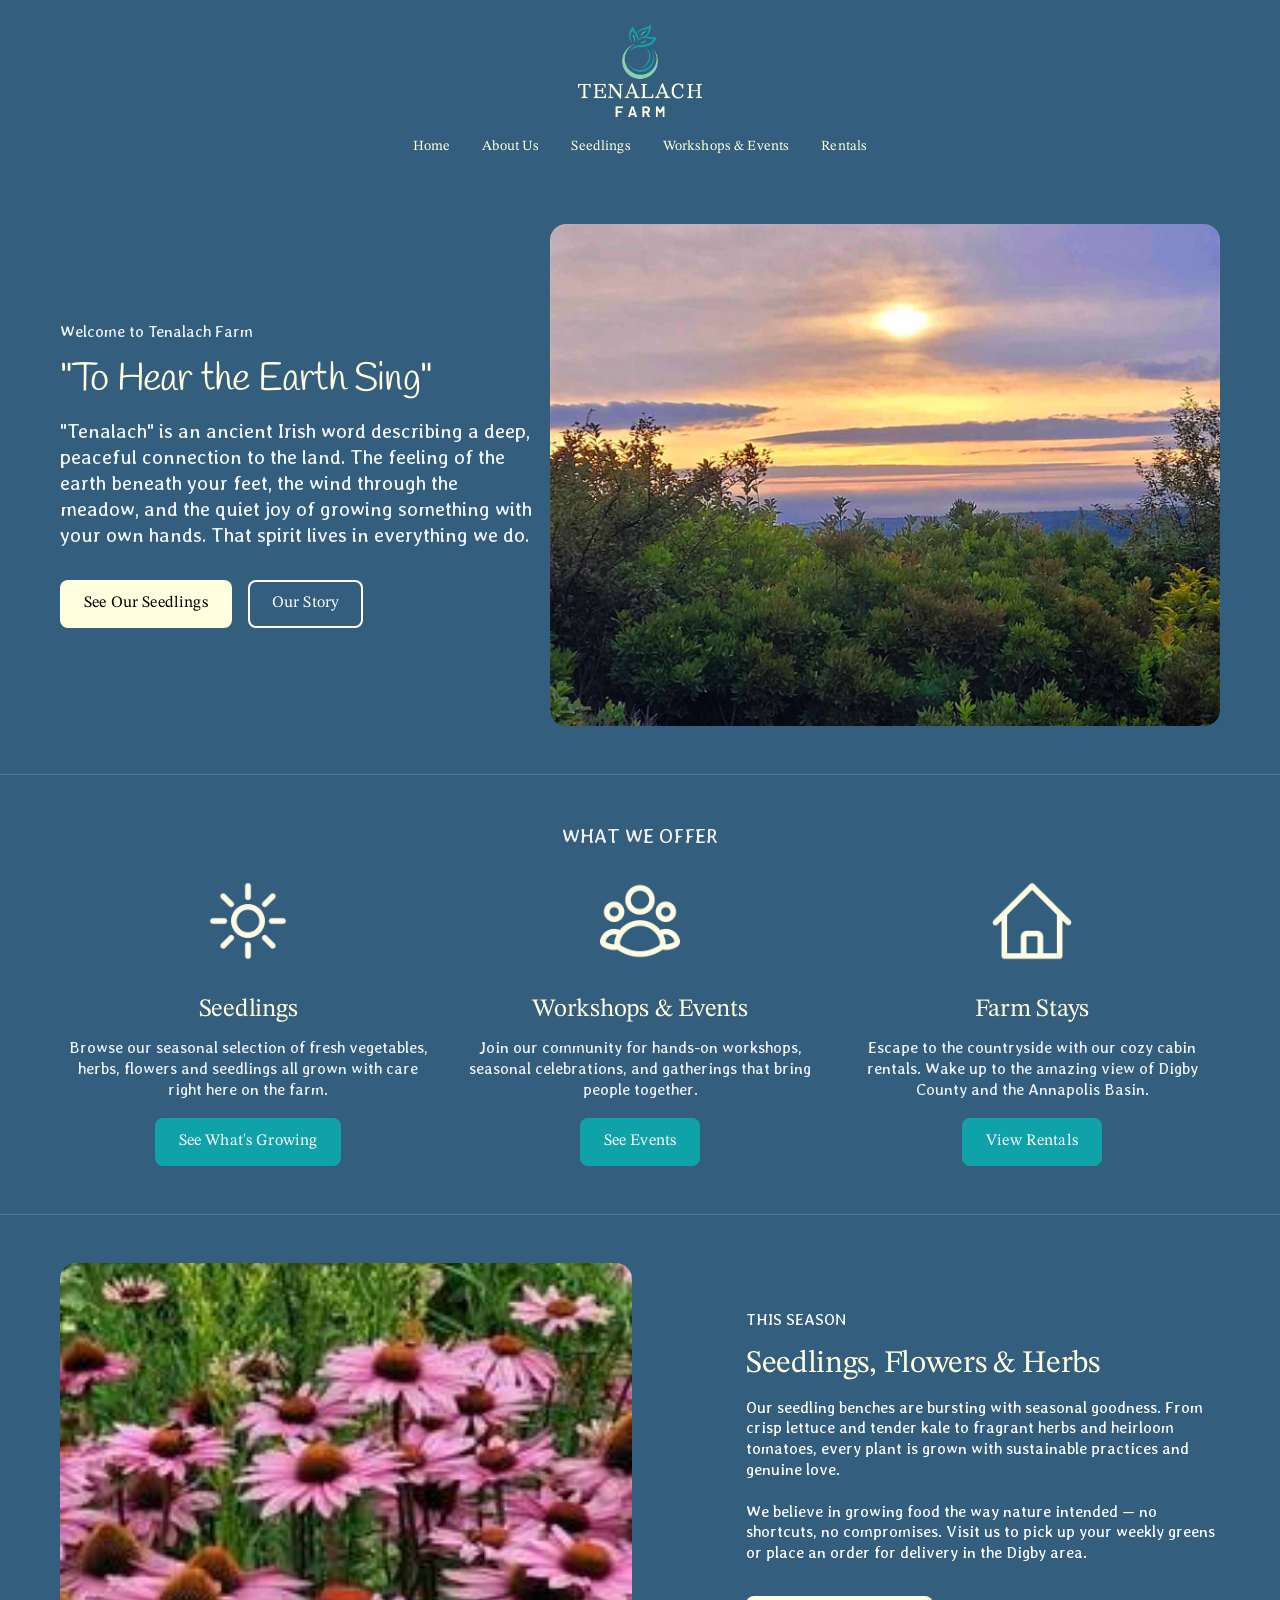
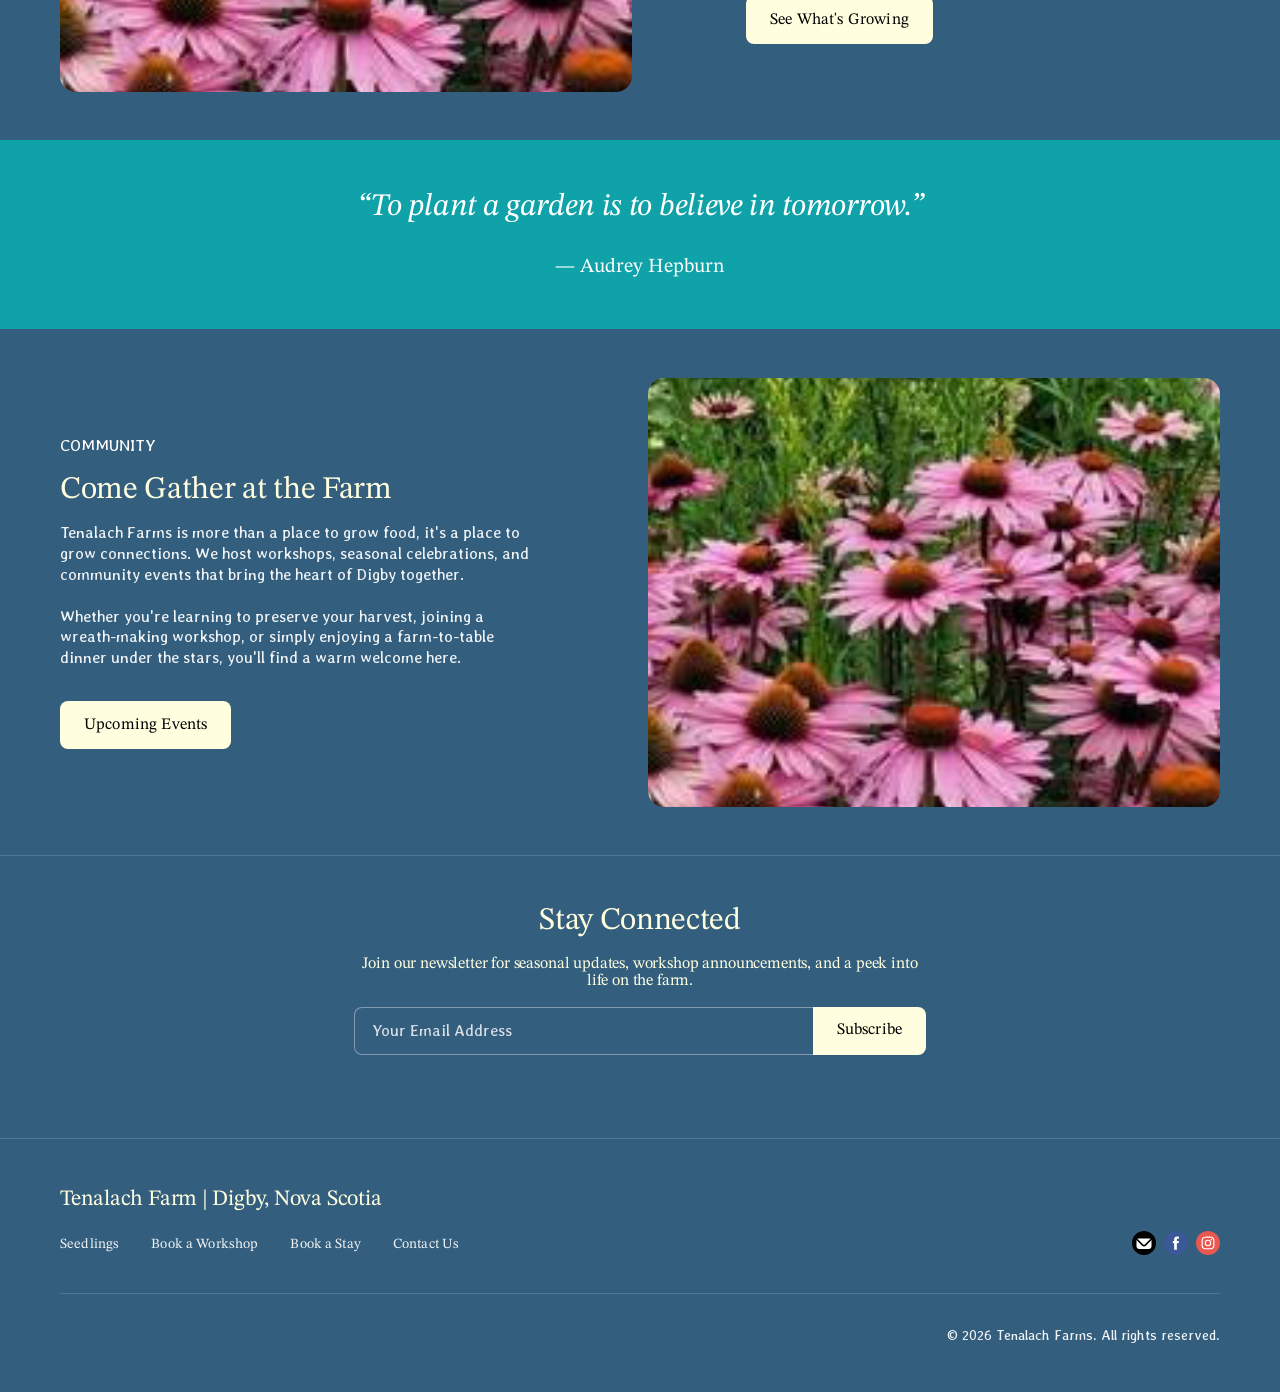
<file: index.html>
<!doctype html>
<html lang="en">
<head>
  <meta charset="utf-8">
  <meta name="viewport" content="width=device-width, initial-scale=1">
  <title>Home | Tenalach Farm | Digby, Nova Scotia</title>
  <meta name="description" content="Tenalach Farm in Digby, Nova Scotia: seedlings, cut flowers and herbs, community workshops and events, and cozy farm-stay cabins.">
  <meta property="og:title" content="Home | Tenalach Farm | Digby, Nova Scotia">
  <meta property="og:description" content="Tenalach Farm in Digby, Nova Scotia: seedlings, cut flowers and herbs, community workshops and events, and cozy farm-stay cabins.">
  <meta property="og:image" content="assets/images/home-hero.jpg">
  <link rel="icon" type="image/png" href="assets/images/favicon.png">
  <link rel="apple-touch-icon" href="assets/images/apple-touch-icon.png">
  <link rel="preconnect" href="https://fonts.googleapis.com">
  <link rel="preconnect" href="https://fonts.gstatic.com" crossorigin>
  <link href="https://fonts.googleapis.com/css2?family=Averia+Libre:ital,wght@0,400;0,700;1,400&family=Handlee&family=STIX+Two+Text:ital,wght@0,400;0,700;1,400&display=swap" rel="stylesheet">
  <link rel="stylesheet" href="assets/css/style.css">
</head>
<body>

  <header class="site-header">
    <div class="container header-inner">
      <button class="icon-btn menu-toggle" data-menu-open aria-label="Open menu"><svg viewBox="0 0 24 24" aria-hidden="true"><path fill="currentColor" fill-rule="evenodd" d="M3 6h18v2H3V6Zm18 5H3v2h18v-2Zm0 5H3v2h18v-2Z" clip-rule="evenodd"/></svg></button>
      <a class="logo" href="index.html"><img src="assets/images/logo.png" alt="Tenalach Farm | Digby, Nova Scotia logo" width="124" height="94"></a>
    </div>
    <nav class="main-nav" aria-label="Main">
      <ul>
        <li><a href="index.html" aria-current="page">Home</a></li>
        <li><a href="about-us.html">About Us</a></li>
        <li><a href="seedlings.html">Seedlings</a></li>
        <li><a href="workshops-and-events.html">Workshops &amp; Events</a></li>
        <li><a href="rentals.html">Rentals</a></li>
      </ul>
    </nav>
  </header>

  <div class="mobile-nav" aria-label="Menu">
    <div class="mobile-nav__top">
      <button class="icon-btn" data-menu-close aria-label="Close menu"><svg viewBox="0 0 24 24" aria-hidden="true"><path fill="currentColor" d="m6.71 18.71 5.29-5.3 5.29 5.3 1.42-1.42-5.3-5.29 5.3-5.29-1.42-1.42-5.29 5.3-5.29-5.3-1.42 1.42 5.3 5.29-5.3 5.29 1.42 1.42Z"/></svg></button>
      <a class="mobile-nav__logo" href="index.html"><img src="assets/images/logo.png" alt="Tenalach Farm" width="92" height="69"></a>
    </div>
    <ul>
      <li><a href="index.html" aria-current="page">Home</a></li>
        <li><a href="about-us.html">About Us</a></li>
        <li><a href="seedlings.html">Seedlings</a></li>
        <li><a href="workshops-and-events.html">Workshops &amp; Events</a></li>
        <li><a href="rentals.html">Rentals</a></li>
    </ul>
  </div>

  <main>

    <section class="hero">
      <div class="container grid">
        <div>
          <p class="overline">Welcome to Tenalach Farm</p>
          <h1 class="title-script">"To Hear the Earth Sing"</h1>
          <p class="lead">"Tenalach" is an ancient Irish word describing a deep, peaceful connection to the land. The feeling of the earth beneath your feet, the wind through the meadow, and the quiet joy of growing something with your own hands. That spirit lives in everything we do.</p>
          <div class="btn-row">
            <a class="btn btn--cream" href="seedlings.html">See Our Seedlings</a>
            <a class="btn btn--outline" href="about-us.html#our-story">Our Story</a>
          </div>
        </div>
        <div class="hero__media">
          <img decoding="async" src="assets/images/home-hero.jpg" alt="Sunset over the trees at Tenalach Farm" width="670" height="502">
        </div>
      </div>
    </section>

    <section class="section">
      <div class="container">
        <h2 class="lead center" style="margin-bottom:32px">WHAT WE OFFER</h2>
        <div class="icon-grid">
          <div class="icon-card">
            <img decoding="async" loading="lazy" src="assets/images/icon-sun.png" alt="" width="80" height="80">
            <h3 class="title-lg">Seedlings</h3>
            <p>Browse our seasonal selection of fresh vegetables, herbs, flowers and seedlings all grown with care right here on the farm.</p>
            <a class="btn btn--teal" href="seedlings.html">See What's Growing</a>
          </div>
          <div class="icon-card">
            <img decoding="async" loading="lazy" src="assets/images/icon-people.png" alt="" width="80" height="80">
            <h3 class="title-lg">Workshops &amp; Events</h3>
            <p>Join our community for hands-on workshops, seasonal celebrations, and gatherings that bring people together.</p>
            <a class="btn btn--teal" href="workshops-and-events.html">See Events</a>
          </div>
          <div class="icon-card">
            <img decoding="async" loading="lazy" src="assets/images/icon-rental.png" alt="" width="80" height="80">
            <h3 class="title-lg">Farm Stays</h3>
            <p>Escape to the countryside with our cozy cabin rentals. Wake up to the amazing view of Digby County and the Annapolis Basin.</p>
            <a class="btn btn--teal" href="rentals.html">View Rentals</a>
          </div>
        </div>
      </div>
    </section>

    <section class="section">
      <div class="container split split--image-left">
        <div class="split__media">
          <img decoding="async" loading="lazy" src="assets/images/home-greenhouse.jpg" alt="Pink coneflowers in bloom" width="572" height="429">
        </div>
        <div class="split__text copy--white">
          <p class="overline" style="color:#fff">THIS SEASON</p>
          <h2 class="title-xl">Seedlings, Flowers &amp; Herbs</h2>
          <div class="copy copy--white">
            <p>Our seedling benches are bursting with seasonal goodness. From crisp lettuce and tender kale to fragrant herbs and heirloom tomatoes, every plant is grown with sustainable practices and genuine love.</p>
            <p>We believe in growing food the way nature intended — no shortcuts, no compromises. Visit us to pick up your weekly greens or place an order for delivery in the Digby area.</p>
          </div>
          <div class="btn-row"><a class="btn btn--cream" href="seedlings.html">See What's Growing</a></div>
        </div>
      </div>
    </section>

    <section class="section section--teal quote">
      <div class="container narrow">
        <blockquote>
          <p><em>“To plant a garden is to believe in tomorrow.”</em></p>
          <cite>— Audrey Hepburn</cite>
        </blockquote>
      </div>
    </section>

    <section class="section">
      <div class="container split split--image-right">
        <div class="split__text">
          <p class="overline" style="color:#fff">COMMUNITY</p>
          <h2 class="title-xl">Come Gather at the Farm</h2>
          <div class="copy">
            <p>Tenalach Farms is more than a place to grow food, it's a place to grow connections. We host workshops, seasonal celebrations, and community events that bring the heart of Digby together.</p>
            <p>Whether you're learning to preserve your harvest, joining a wreath-making workshop, or simply enjoying a farm-to-table dinner under the stars, you'll find a warm welcome here.</p>
          </div>
          <div class="btn-row"><a class="btn btn--cream" href="workshops-and-events.html#events">Upcoming Events</a></div>
        </div>
        <div class="split__media">
          <img decoding="async" loading="lazy" src="assets/images/home-gather.jpg" alt="Pink coneflowers in bloom" width="572" height="429">
        </div>
      </div>
    </section>

    <section class="section">
      <div class="container newsletter">
        <h3 class="title-xl">Stay Connected</h3>
        <p>Join our newsletter for seasonal updates, workshop announcements, and a peek into life on the farm.</p>
        <form data-form data-subject="Newsletter sign-up" data-success="Thanks for subscribing!">
          <label class="sr-only" for="nl-email">Email address</label>
          <input class="field" id="nl-email" name="email" type="email" placeholder="Your Email Address" required>
          <button class="btn btn--cream" type="submit">Subscribe</button>
        </form>
        <p class="form-status" role="status"></p>
      </div>
    </section>
  </main>

  <footer class="site-footer">
    <div class="container">
      <div class="footer-top">
        <div>
          <a class="footer-title" href="index.html">Tenalach Farm | Digby, Nova Scotia</a>
          <ul class="footer-links">
            <li><a href="seedlings.html">Seedlings</a></li>
            <li><a href="workshops-and-events.html">Book a Workshop</a></li>
            <li><a href="rentals.html">Book a Stay</a></li>
            <li><a href="about-us.html#contact">Contact Us</a></li>
          </ul>
        </div>
        <div class="socials">
          <a href="mailto:tenalachfarm1@gmail.com" aria-label="Email"><svg viewBox="0 0 16 16" aria-hidden="true"><rect x="1" y="1" width="14" height="14" rx="8" fill="#fff"/><path fill="#000" fill-rule="evenodd" d="M0 8a8 8 0 1 1 16 0A8 8 0 0 1 0 8zm3.5-3h9L8.707 8.793a1 1 0 0 1-1.414 0L3.5 5zM3 6l3.586 3.586a2 2 0 0 0 2.828 0L13 6v4a2 2 0 0 1-2 2H5a2 2 0 0 1-2-2V6z"/></svg></a>
          <a href="https://www.facebook.com/TenalachFarm1" target="_blank" rel="noopener" aria-label="Facebook"><svg viewBox="0 0 16 16" aria-hidden="true"><rect x="1" y="1" width="14" height="14" rx="8" fill="#fff"/><path fill="#3b5998" fill-rule="evenodd" d="M0 8a8 8 0 1 1 16 0A8 8 0 0 1 0 8zm8.567 4.437V8.085H9.77l.159-1.5h-1.36l.001-.75c0-.392.037-.602.6-.602h.75v-1.5H8.718c-1.444 0-1.952.728-1.952 1.952v.9h-.9v1.5h.9v4.352h1.801z"/></svg></a>
          <a href="https://www.instagram.com/tenalach_farm" target="_blank" rel="noopener" aria-label="Instagram"><svg viewBox="0 0 16 16" aria-hidden="true"><rect x="1" y="1" width="14" height="14" rx="8" fill="#fff"/><g fill="#e95950" fill-rule="evenodd"><path d="M0 8a8 8 0 1 1 16 0A8 8 0 0 1 0 8zm8-4.267c-1.158 0-1.304.005-1.759.026a3.12 3.12 0 0 0-1.035.198 2.09 2.09 0 0 0-.756.492 2.095 2.095 0 0 0-.493.756c-.106.271-.178.582-.198 1.036-.02.455-.026.6-.026 1.759 0 1.159.005 1.304.026 1.759.021.454.093.764.198 1.035.11.281.255.52.492.756.237.238.476.384.756.493.271.105.582.177 1.036.198.455.02.6.026 1.759.026 1.159 0 1.304-.005 1.759-.026.454-.02.764-.093 1.036-.198.28-.11.518-.255.755-.493.238-.237.383-.475.493-.755.105-.272.177-.582.198-1.036.02-.455.026-.6.026-1.759 0-1.159-.006-1.304-.026-1.76-.021-.453-.093-.764-.198-1.035a2.094 2.094 0 0 0-.493-.756 2.085 2.085 0 0 0-.755-.492c-.272-.105-.583-.177-1.037-.198-.455-.02-.6-.026-1.759-.026H8z"/><path d="M7.618 4.502H8c1.14 0 1.275.004 1.725.025.416.019.641.088.792.147.199.077.34.17.49.319.15.15.242.291.32.49.058.15.127.376.146.792.02.45.025.585.025 1.724s-.004 1.274-.025 1.724c-.019.416-.088.641-.147.792-.077.199-.17.34-.319.49a1.32 1.32 0 0 1-.49.319c-.15.059-.376.128-.792.147-.45.02-.585.025-1.725.025-1.139 0-1.274-.005-1.724-.025-.416-.02-.641-.089-.792-.147-.2-.078-.341-.17-.49-.32a1.322 1.322 0 0 1-.32-.49c-.058-.15-.128-.376-.147-.792-.02-.45-.024-.585-.024-1.724 0-1.14.004-1.274.024-1.724.02-.416.089-.641.147-.792.077-.199.17-.341.32-.49.149-.15.29-.242.49-.32.15-.058.376-.128.792-.147.394-.018.546-.023 1.342-.024v.001zm2.66.709a.512.512 0 1 0 0 1.024.512.512 0 0 0 0-1.024zM8 5.809a2.191 2.191 0 1 0 0 4.382A2.191 2.191 0 0 0 8 5.81z"/><path d="M8 6.578a1.422 1.422 0 1 1 0 2.844 1.422 1.422 0 0 1 0-2.844z"/></g></svg></a>
        </div>
      </div>
      <div class="footer-bottom">© <span data-year>2026</span> Tenalach Farms. All rights reserved.</div>
    </div>
  </footer>

  <script src="assets/js/main.js"></script>

</body>
</html>
</file>
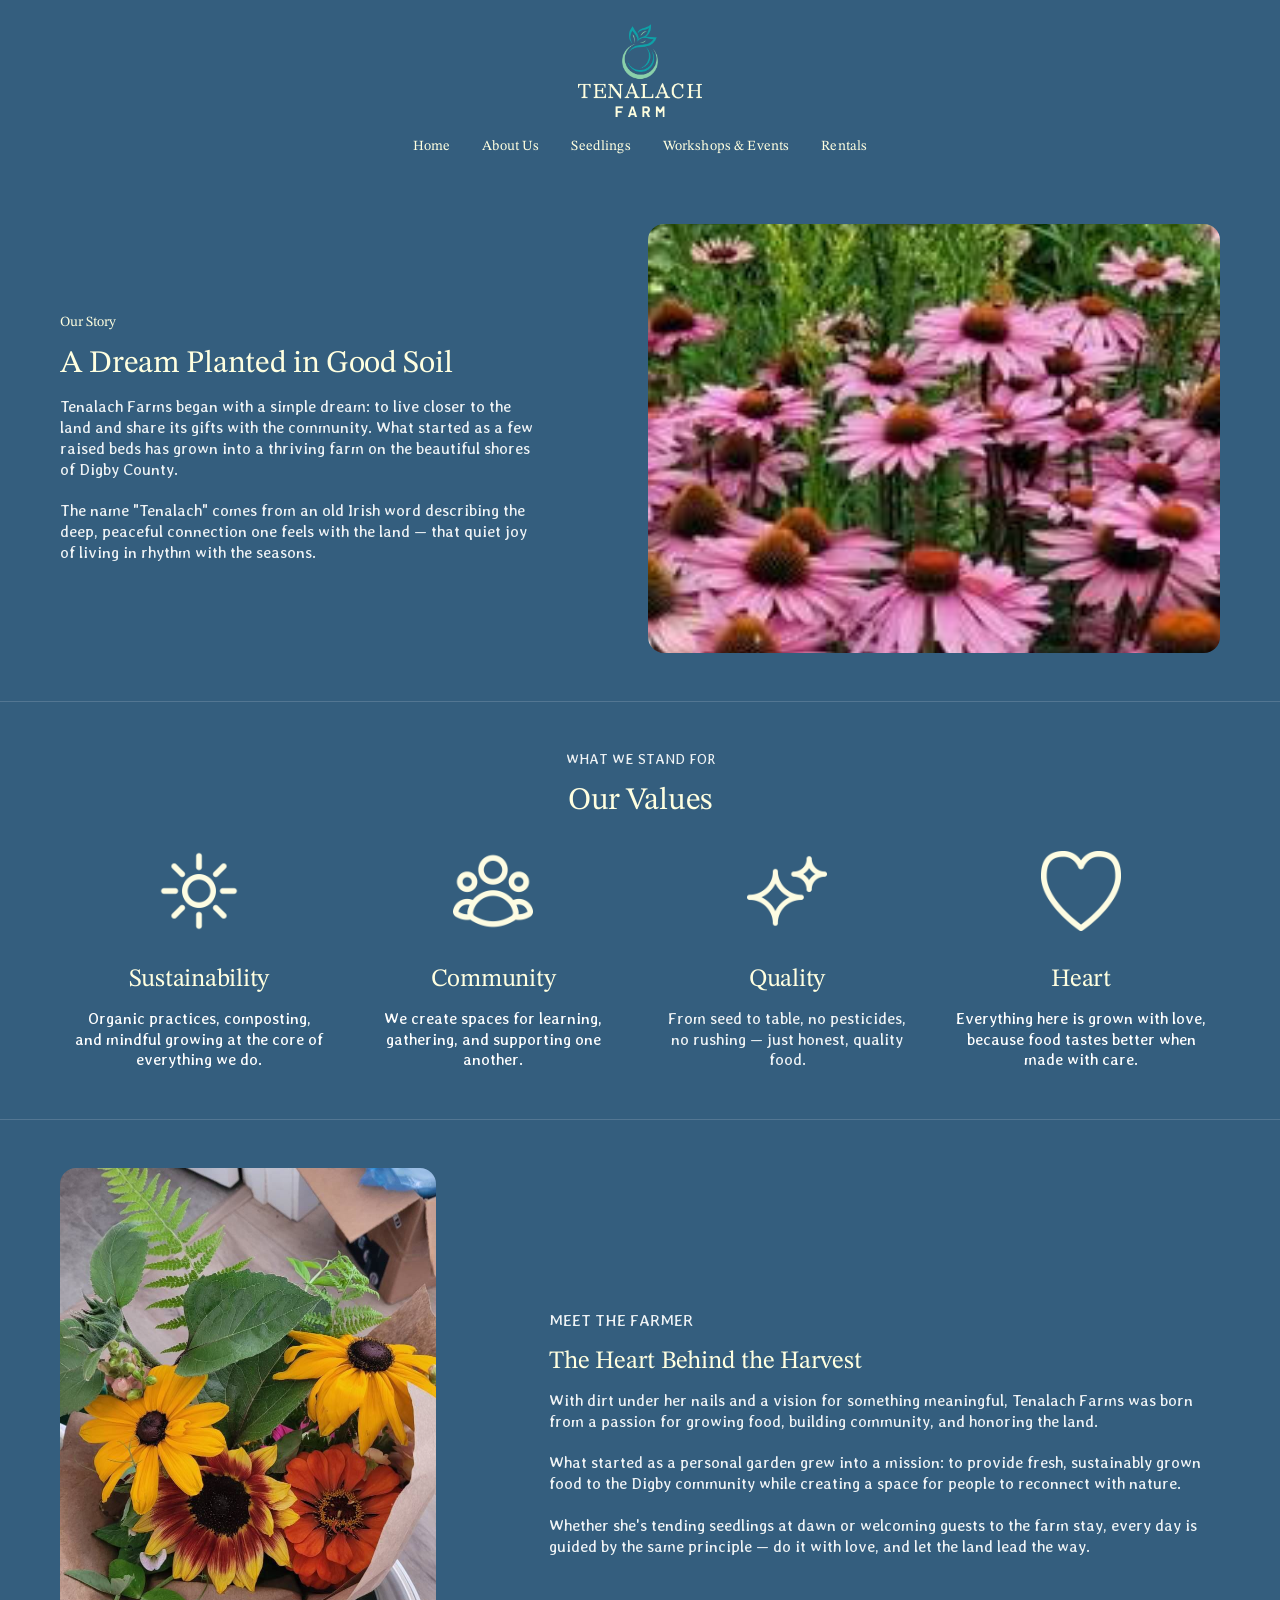
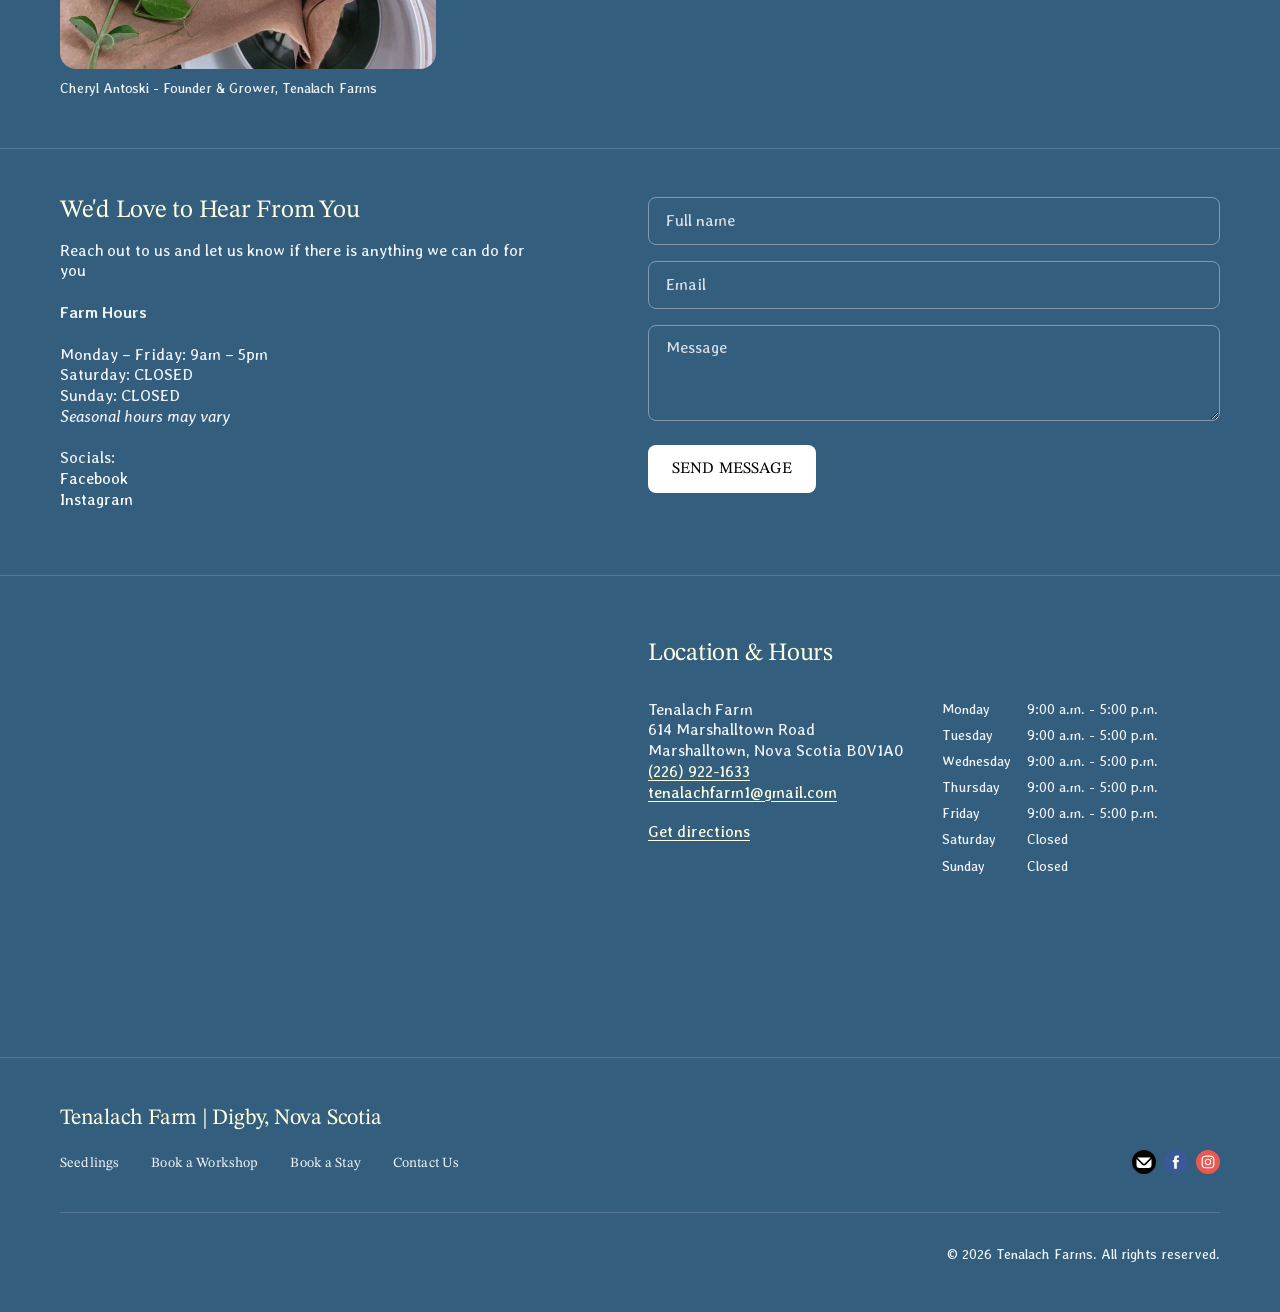
<file: about-us.html>
<!doctype html>
<html lang="en">
<head>
  <meta charset="utf-8">
  <meta name="viewport" content="width=device-width, initial-scale=1">
  <title>About Us | Tenalach Farm | Digby, Nova Scotia</title>
  <meta name="description" content="Our story, our values and the farmer behind Tenalach Farm in Marshalltown, Digby County, Nova Scotia.">
  <meta property="og:title" content="About Us | Tenalach Farm | Digby, Nova Scotia">
  <meta property="og:description" content="Our story, our values and the farmer behind Tenalach Farm in Marshalltown, Digby County, Nova Scotia.">
  <meta property="og:image" content="assets/images/home-hero.jpg">
  <link rel="icon" type="image/png" href="assets/images/favicon.png">
  <link rel="apple-touch-icon" href="assets/images/apple-touch-icon.png">
  <link rel="preconnect" href="https://fonts.googleapis.com">
  <link rel="preconnect" href="https://fonts.gstatic.com" crossorigin>
  <link href="https://fonts.googleapis.com/css2?family=Averia+Libre:ital,wght@0,400;0,700;1,400&family=Handlee&family=STIX+Two+Text:ital,wght@0,400;0,700;1,400&display=swap" rel="stylesheet">
  <link rel="stylesheet" href="assets/css/style.css">
</head>
<body>

  <header class="site-header">
    <div class="container header-inner">
      <button class="icon-btn menu-toggle" data-menu-open aria-label="Open menu"><svg viewBox="0 0 24 24" aria-hidden="true"><path fill="currentColor" fill-rule="evenodd" d="M3 6h18v2H3V6Zm18 5H3v2h18v-2Zm0 5H3v2h18v-2Z" clip-rule="evenodd"/></svg></button>
      <a class="logo" href="index.html"><img src="assets/images/logo.png" alt="Tenalach Farm | Digby, Nova Scotia logo" width="124" height="94"></a>
    </div>
    <nav class="main-nav" aria-label="Main">
      <ul>
        <li><a href="index.html">Home</a></li>
        <li><a href="about-us.html" aria-current="page">About Us</a></li>
        <li><a href="seedlings.html">Seedlings</a></li>
        <li><a href="workshops-and-events.html">Workshops &amp; Events</a></li>
        <li><a href="rentals.html">Rentals</a></li>
      </ul>
    </nav>
  </header>

  <div class="mobile-nav" aria-label="Menu">
    <div class="mobile-nav__top">
      <button class="icon-btn" data-menu-close aria-label="Close menu"><svg viewBox="0 0 24 24" aria-hidden="true"><path fill="currentColor" d="m6.71 18.71 5.29-5.3 5.29 5.3 1.42-1.42-5.3-5.29 5.3-5.29-1.42-1.42-5.29 5.3-5.29-5.3-1.42 1.42 5.3 5.29-5.3 5.29 1.42 1.42Z"/></svg></button>
      <a class="mobile-nav__logo" href="index.html"><img src="assets/images/logo.png" alt="Tenalach Farm" width="92" height="69"></a>
    </div>
    <ul>
      <li><a href="index.html">Home</a></li>
        <li><a href="about-us.html" aria-current="page">About Us</a></li>
        <li><a href="seedlings.html">Seedlings</a></li>
        <li><a href="workshops-and-events.html">Workshops &amp; Events</a></li>
        <li><a href="rentals.html">Rentals</a></li>
    </ul>
  </div>

  <main>

    <section class="section" id="our-story" style="border-top:0">
      <div class="container split split--image-right">
        <div class="split__text">
          <p class="overline overline--sm" style="font-family:var(--font-heading);color:var(--cream)">Our Story</p>
          <h1 class="title-xl">A Dream Planted in Good Soil</h1>
          <div class="copy">
            <p>Tenalach Farms began with a simple dream: to live closer to the land and share its gifts with the community. What started as a few raised beds has grown into a thriving farm on the beautiful shores of Digby County.</p>
            <p>The name "Tenalach" comes from an old Irish word describing the deep, peaceful connection one feels with the land — that quiet joy of living in rhythm with the seasons.</p>
          </div>
        </div>
        <div class="split__media">
          <img decoding="async" src="assets/images/about-story.jpg" alt="Pink coneflowers in bloom" width="572" height="429">
        </div>
      </div>
    </section>

    <section class="section">
      <div class="container">
        <div class="section-head" style="margin-bottom:33px">
          <h2 class="small">WHAT WE STAND FOR</h2>
          <p class="title-xl">Our Values</p>
        </div>
        <div class="icon-grid icon-grid--4">
          <div class="icon-card">
            <img decoding="async" loading="lazy" src="assets/images/icon-sun.png" alt="" width="80" height="80">
            <h3 class="title-lg">Sustainability</h3>
            <p class="copy--white">Organic practices, composting, and mindful growing at the core of everything we do.</p>
          </div>
          <div class="icon-card">
            <img decoding="async" loading="lazy" src="assets/images/icon-people.png" alt="" width="80" height="80">
            <h3 class="title-lg">Community</h3>
            <p class="copy--white">We create spaces for learning, gathering, and supporting one another.</p>
          </div>
          <div class="icon-card">
            <img decoding="async" loading="lazy" src="assets/images/icon-quality.png" alt="" width="80" height="80">
            <h3 class="title-lg">Quality</h3>
            <p>From seed to table, no pesticides, no rushing — just honest, quality food.</p>
          </div>
          <div class="icon-card">
            <img decoding="async" loading="lazy" src="assets/images/icon-heart.png" alt="" width="80" height="80">
            <h3 class="title-lg">Heart</h3>
            <p class="copy--white">Everything here is grown with love, because food tastes better when made with care.</p>
          </div>
        </div>
      </div>
    </section>

    <section class="section" id="meet-the-farmer">
      <div class="container feature">
        <div class="feature__media feature__media--tall">
          <img decoding="async" loading="lazy" src="assets/images/about-farmer.jpg" alt="Cheryl Antoski, founder and grower of Tenalach Farms" width="376" height="500">
          <p class="feature__caption">Cheryl Antoski - Founder &amp; Grower, Tenalach Farms</p>
        </div>
        <div>
          <p class="overline">MEET THE FARMER</p>
          <h2 class="title-lg">The Heart Behind the Harvest</h2>
          <div class="copy">
            <p>With dirt under her nails and a vision for something meaningful, Tenalach Farms was born from a passion for growing food, building community, and honoring the land.</p>
            <p>What started as a personal garden grew into a mission: to provide fresh, sustainably grown food to the Digby community while creating a space for people to reconnect with nature.</p>
            <p>Whether she's tending seedlings at dawn or welcoming guests to the farm stay, every day is guided by the same principle — do it with love, and let the land lead the way.</p>
          </div>
        </div>
      </div>
    </section>

    <section class="section" id="contact">
      <div class="container split" style="align-items:start">
        <div class="split__text">
          <h2 class="title-lg" style="margin-bottom:16px">We'd Love to Hear From You</h2>
          <div class="copy inline-links">
            <p>Reach out to us and let us know if there is anything we can do for you</p>
            <p><strong>Farm Hours</strong></p>
            <p>Monday – Friday: 9am – 5pm<br>Saturday: CLOSED<br>Sunday: CLOSED<br><em>Seasonal hours may vary</em></p>
            <p>Socials:<br><a href="https://www.facebook.com/TenalachFarm1" target="_blank" rel="noopener">Facebook</a><br><a href="https://www.instagram.com/tenalach_farm" target="_blank" rel="noopener">Instagram</a></p>
          </div>
        </div>
        <div>
          <form class="contact-form" data-form data-subject="Website contact form" data-success="Thank you! We'll be in touch soon.">
            <label class="sr-only" for="cf-name">Full name</label>
            <input class="field" id="cf-name" name="name" type="text" placeholder="Full name" required>
            <label class="sr-only" for="cf-email">Email</label>
            <input class="field" id="cf-email" name="email" type="email" placeholder="Email" required>
            <label class="sr-only" for="cf-message">Message</label>
            <textarea class="field" id="cf-message" name="message" placeholder="Message" required></textarea>
            <button class="btn btn--white" type="submit">SEND MESSAGE</button>
            <p class="form-status" role="status"></p>
          </form>
        </div>
      </div>
    </section>

    <section class="section">
      <div class="container location">
        <iframe title="Map to Tenalach Farm" loading="lazy" referrerpolicy="no-referrer-when-downgrade"
          src="https://maps.google.com/maps?q=614%20Marshalltown%20Road%2C%20Marshalltown%2C%20NS%20B0V%201A0&amp;z=10&amp;output=embed"></iframe>
        <div>
          <h2 class="title-lg">Location &amp; Hours</h2>
          <div class="location-cols">
            <div>
              <p>Tenalach Farm<br>614 Marshalltown Road<br>Marshalltown, Nova Scotia B0V1A0<br>
                <a href="tel:+12269221633">(226) 922-1633</a><br>
                <a href="mailto:tenalachfarm1@gmail.com">tenalachfarm1@gmail.com</a></p>
              <a class="directions" target="_blank" rel="noopener" href="https://www.google.com/maps/dir/?api=1&amp;destination=614+Marshalltown+Road+Marshalltown+NS+B0V1A0">Get directions</a>
            </div>
            <table class="hours">
              <tr><td>Monday</td><td>9:00 a.m. - 5:00 p.m.</td></tr>
              <tr><td>Tuesday</td><td>9:00 a.m. - 5:00 p.m.</td></tr>
              <tr><td>Wednesday</td><td>9:00 a.m. - 5:00 p.m.</td></tr>
              <tr><td>Thursday</td><td>9:00 a.m. - 5:00 p.m.</td></tr>
              <tr><td>Friday</td><td>9:00 a.m. - 5:00 p.m.</td></tr>
              <tr><td>Saturday</td><td>Closed</td></tr>
              <tr><td>Sunday</td><td>Closed</td></tr>
            </table>
          </div>
        </div>
      </div>
    </section>
  </main>

  <footer class="site-footer">
    <div class="container">
      <div class="footer-top">
        <div>
          <a class="footer-title" href="index.html">Tenalach Farm | Digby, Nova Scotia</a>
          <ul class="footer-links">
            <li><a href="seedlings.html">Seedlings</a></li>
            <li><a href="workshops-and-events.html">Book a Workshop</a></li>
            <li><a href="rentals.html">Book a Stay</a></li>
            <li><a href="about-us.html#contact">Contact Us</a></li>
          </ul>
        </div>
        <div class="socials">
          <a href="mailto:tenalachfarm1@gmail.com" aria-label="Email"><svg viewBox="0 0 16 16" aria-hidden="true"><rect x="1" y="1" width="14" height="14" rx="8" fill="#fff"/><path fill="#000" fill-rule="evenodd" d="M0 8a8 8 0 1 1 16 0A8 8 0 0 1 0 8zm3.5-3h9L8.707 8.793a1 1 0 0 1-1.414 0L3.5 5zM3 6l3.586 3.586a2 2 0 0 0 2.828 0L13 6v4a2 2 0 0 1-2 2H5a2 2 0 0 1-2-2V6z"/></svg></a>
          <a href="https://www.facebook.com/TenalachFarm1" target="_blank" rel="noopener" aria-label="Facebook"><svg viewBox="0 0 16 16" aria-hidden="true"><rect x="1" y="1" width="14" height="14" rx="8" fill="#fff"/><path fill="#3b5998" fill-rule="evenodd" d="M0 8a8 8 0 1 1 16 0A8 8 0 0 1 0 8zm8.567 4.437V8.085H9.77l.159-1.5h-1.36l.001-.75c0-.392.037-.602.6-.602h.75v-1.5H8.718c-1.444 0-1.952.728-1.952 1.952v.9h-.9v1.5h.9v4.352h1.801z"/></svg></a>
          <a href="https://www.instagram.com/tenalach_farm" target="_blank" rel="noopener" aria-label="Instagram"><svg viewBox="0 0 16 16" aria-hidden="true"><rect x="1" y="1" width="14" height="14" rx="8" fill="#fff"/><g fill="#e95950" fill-rule="evenodd"><path d="M0 8a8 8 0 1 1 16 0A8 8 0 0 1 0 8zm8-4.267c-1.158 0-1.304.005-1.759.026a3.12 3.12 0 0 0-1.035.198 2.09 2.09 0 0 0-.756.492 2.095 2.095 0 0 0-.493.756c-.106.271-.178.582-.198 1.036-.02.455-.026.6-.026 1.759 0 1.159.005 1.304.026 1.759.021.454.093.764.198 1.035.11.281.255.52.492.756.237.238.476.384.756.493.271.105.582.177 1.036.198.455.02.6.026 1.759.026 1.159 0 1.304-.005 1.759-.026.454-.02.764-.093 1.036-.198.28-.11.518-.255.755-.493.238-.237.383-.475.493-.755.105-.272.177-.582.198-1.036.02-.455.026-.6.026-1.759 0-1.159-.006-1.304-.026-1.76-.021-.453-.093-.764-.198-1.035a2.094 2.094 0 0 0-.493-.756 2.085 2.085 0 0 0-.755-.492c-.272-.105-.583-.177-1.037-.198-.455-.02-.6-.026-1.759-.026H8z"/><path d="M7.618 4.502H8c1.14 0 1.275.004 1.725.025.416.019.641.088.792.147.199.077.34.17.49.319.15.15.242.291.32.49.058.15.127.376.146.792.02.45.025.585.025 1.724s-.004 1.274-.025 1.724c-.019.416-.088.641-.147.792-.077.199-.17.34-.319.49a1.32 1.32 0 0 1-.49.319c-.15.059-.376.128-.792.147-.45.02-.585.025-1.725.025-1.139 0-1.274-.005-1.724-.025-.416-.02-.641-.089-.792-.147-.2-.078-.341-.17-.49-.32a1.322 1.322 0 0 1-.32-.49c-.058-.15-.128-.376-.147-.792-.02-.45-.024-.585-.024-1.724 0-1.14.004-1.274.024-1.724.02-.416.089-.641.147-.792.077-.199.17-.341.32-.49.149-.15.29-.242.49-.32.15-.058.376-.128.792-.147.394-.018.546-.023 1.342-.024v.001zm2.66.709a.512.512 0 1 0 0 1.024.512.512 0 0 0 0-1.024zM8 5.809a2.191 2.191 0 1 0 0 4.382A2.191 2.191 0 0 0 8 5.81z"/><path d="M8 6.578a1.422 1.422 0 1 1 0 2.844 1.422 1.422 0 0 1 0-2.844z"/></g></svg></a>
        </div>
      </div>
      <div class="footer-bottom">© <span data-year>2026</span> Tenalach Farms. All rights reserved.</div>
    </div>
  </footer>

  <script src="assets/js/main.js"></script>

</body>
</html>
</file>
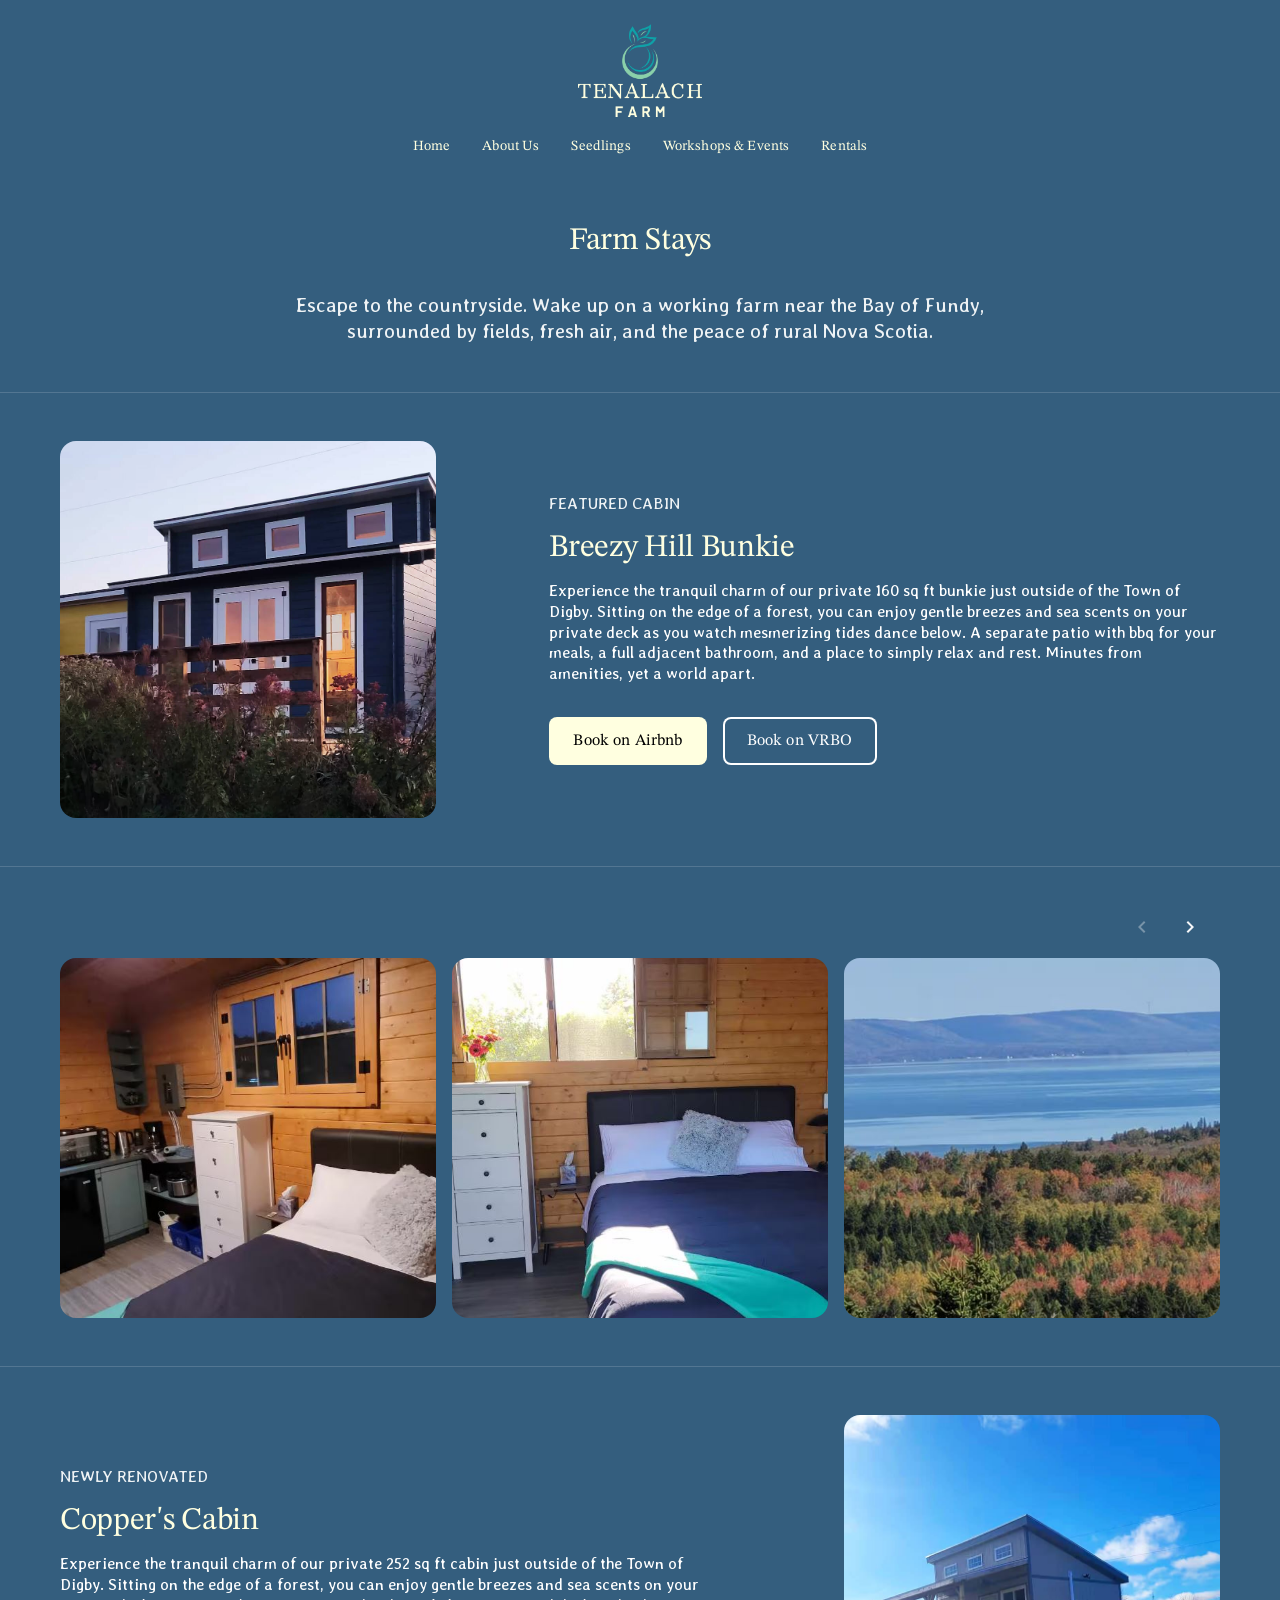
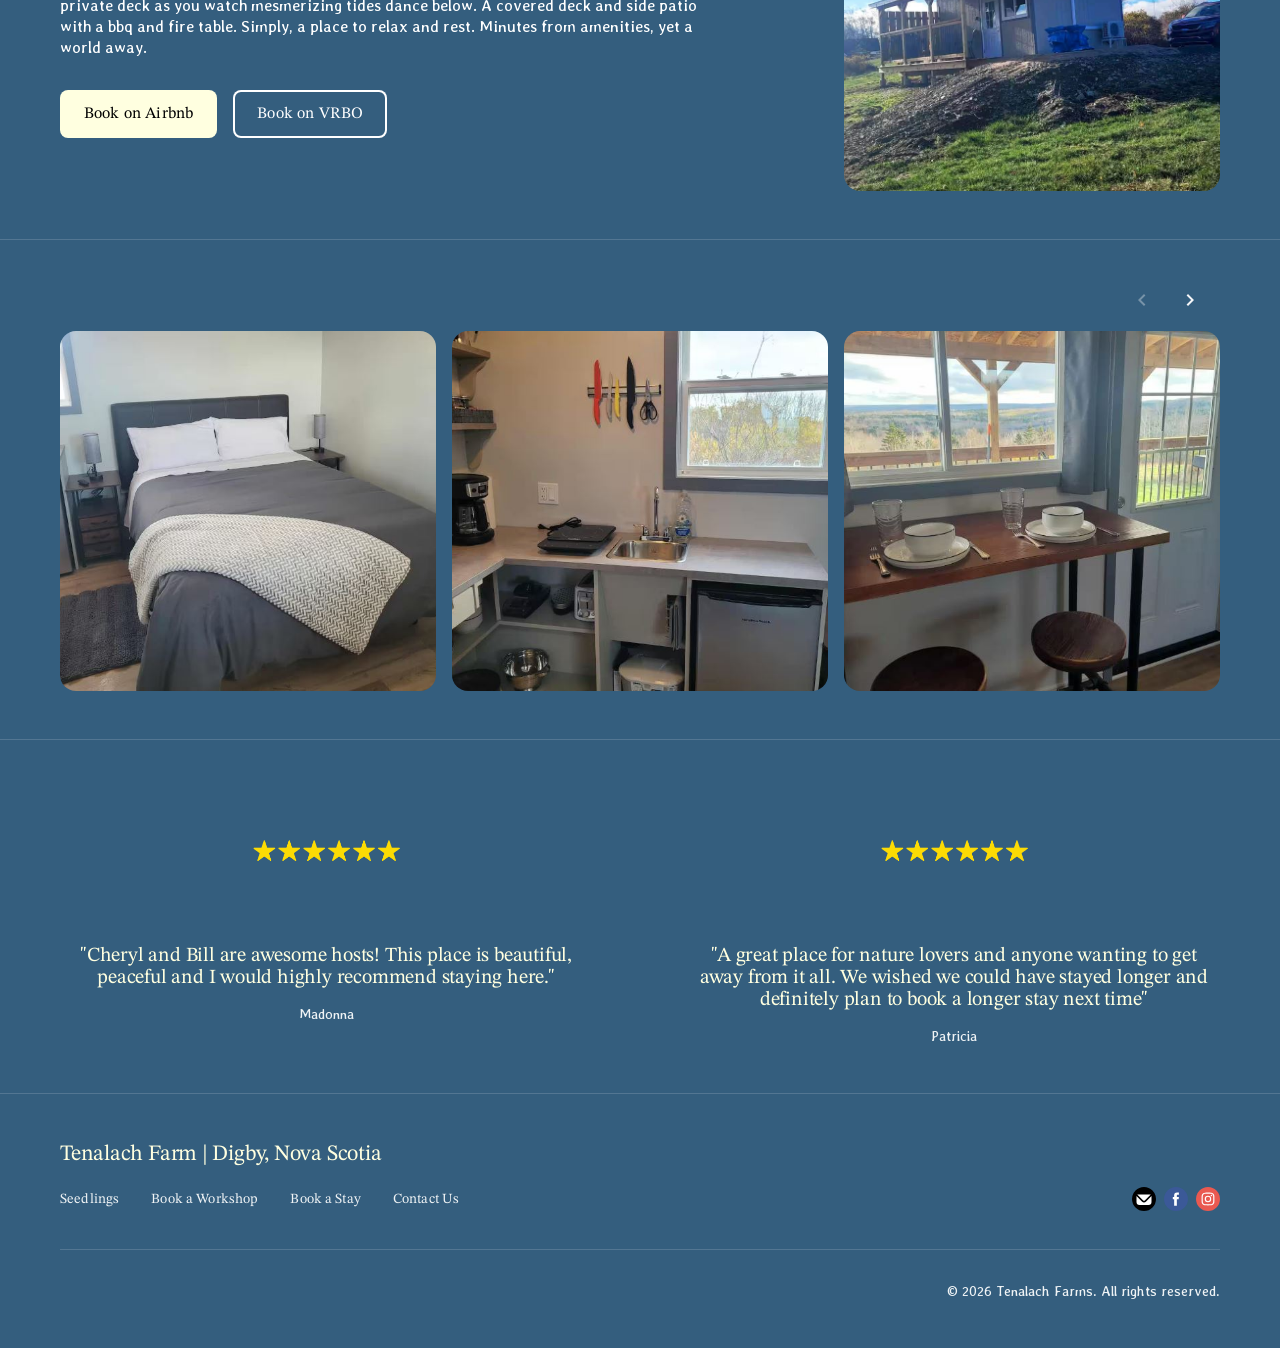
<file: rentals.html>
<!doctype html>
<html lang="en">
<head>
  <meta charset="utf-8">
  <meta name="viewport" content="width=device-width, initial-scale=1">
  <title>Rentals | Tenalach Farm | Digby, Nova Scotia</title>
  <meta name="description" content="Farm stays near the Bay of Fundy: Breezy Hill Bunkie and Copper's Cabin at Tenalach Farm, Digby, Nova Scotia.">
  <meta property="og:title" content="Rentals | Tenalach Farm | Digby, Nova Scotia">
  <meta property="og:description" content="Farm stays near the Bay of Fundy: Breezy Hill Bunkie and Copper's Cabin at Tenalach Farm, Digby, Nova Scotia.">
  <meta property="og:image" content="assets/images/home-hero.jpg">
  <link rel="icon" type="image/png" href="assets/images/favicon.png">
  <link rel="apple-touch-icon" href="assets/images/apple-touch-icon.png">
  <link rel="preconnect" href="https://fonts.googleapis.com">
  <link rel="preconnect" href="https://fonts.gstatic.com" crossorigin>
  <link href="https://fonts.googleapis.com/css2?family=Averia+Libre:ital,wght@0,400;0,700;1,400&family=Handlee&family=STIX+Two+Text:ital,wght@0,400;0,700;1,400&display=swap" rel="stylesheet">
  <link rel="stylesheet" href="assets/css/style.css">
</head>
<body>

  <header class="site-header">
    <div class="container header-inner">
      <button class="icon-btn menu-toggle" data-menu-open aria-label="Open menu"><svg viewBox="0 0 24 24" aria-hidden="true"><path fill="currentColor" fill-rule="evenodd" d="M3 6h18v2H3V6Zm18 5H3v2h18v-2Zm0 5H3v2h18v-2Z" clip-rule="evenodd"/></svg></button>
      <a class="logo" href="index.html"><img src="assets/images/logo.png" alt="Tenalach Farm | Digby, Nova Scotia logo" width="124" height="94"></a>
    </div>
    <nav class="main-nav" aria-label="Main">
      <ul>
        <li><a href="index.html">Home</a></li>
        <li><a href="about-us.html">About Us</a></li>
        <li><a href="seedlings.html">Seedlings</a></li>
        <li><a href="workshops-and-events.html">Workshops &amp; Events</a></li>
        <li><a href="rentals.html" aria-current="page">Rentals</a></li>
      </ul>
    </nav>
  </header>

  <div class="mobile-nav" aria-label="Menu">
    <div class="mobile-nav__top">
      <button class="icon-btn" data-menu-close aria-label="Close menu"><svg viewBox="0 0 24 24" aria-hidden="true"><path fill="currentColor" d="m6.71 18.71 5.29-5.3 5.29 5.3 1.42-1.42-5.3-5.29 5.3-5.29-1.42-1.42-5.29 5.3-5.29-5.3-1.42 1.42 5.3 5.29-5.3 5.29 1.42 1.42Z"/></svg></button>
      <a class="mobile-nav__logo" href="index.html"><img src="assets/images/logo.png" alt="Tenalach Farm" width="92" height="69"></a>
    </div>
    <ul>
      <li><a href="index.html">Home</a></li>
        <li><a href="about-us.html">About Us</a></li>
        <li><a href="seedlings.html">Seedlings</a></li>
        <li><a href="workshops-and-events.html">Workshops &amp; Events</a></li>
        <li><a href="rentals.html" aria-current="page">Rentals</a></li>
    </ul>
  </div>

  <main>

    <section class="section" style="border-top:0">
      <div class="container narrow center">
        <h1 class="title-xl">Farm Stays</h1>
        <p class="lead" style="margin:34px auto 0;max-width:690px">Escape to the countryside. Wake up on a working farm near the Bay of Fundy, surrounded by fields, fresh air, and the peace of rural Nova Scotia.</p>
      </div>
    </section>

    <section class="section">
      <div class="container feature">
        <div class="feature__media">
          <img decoding="async" src="assets/images/rental-bunkie.jpg" alt="Breezy Hill Bunkie at sunset" width="376" height="376">
        </div>
        <div>
          <p class="overline">FEATURED CABIN</p>
          <h2 class="title-xl">Breezy Hill Bunkie</h2>
          <p class="copy--white">Experience the tranquil charm of our private 160 sq ft bunkie just outside of the Town of Digby. Sitting on the edge of a forest, you can enjoy gentle breezes and sea scents on your private deck as you watch mesmerizing tides dance below. A separate patio with bbq for your meals, a full adjacent bathroom, and a place to simply relax and rest. Minutes from amenities, yet a world apart.</p>
          <div class="btn-row">
            <a class="btn btn--cream" target="_blank" rel="noopener" href="https://www.airbnb.ca/rooms/1099475593897881439">Book on Airbnb</a>
            <a class="btn btn--outline" target="_blank" rel="noopener" href="https://vrbo.onelink.me/ItNz/aqdqm8zj">Book on VRBO</a>
          </div>
        </div>
      </div>
    </section>

    <section class="section">
      <div class="container carousel">
        <div class="carousel__controls">
          <button data-prev aria-label="Previous photos"><svg viewBox="0 0 24 24" aria-hidden="true"><path fill="currentColor" d="M15.41 7.41 14 6l-6 6 6 6 1.41-1.41L10.83 12z"/></svg></button>
          <button data-next aria-label="Next photos"><svg viewBox="0 0 24 24" aria-hidden="true"><path fill="currentColor" d="M10 6 8.59 7.41 13.17 12l-4.58 4.59L10 18l6-6z"/></svg></button>
        </div>
        <div class="carousel__track">
          <img decoding="async" src="assets/images/bunkie-6.jpg" alt="Breezy Hill Bunkie" loading="lazy">
          <img decoding="async" src="assets/images/bunkie-1.jpg" alt="Breezy Hill Bunkie" loading="lazy">
          <img decoding="async" src="assets/images/bunkie-4.jpg" alt="Breezy Hill Bunkie" loading="lazy">
          <img decoding="async" src="assets/images/bunkie-2.jpg" alt="Breezy Hill Bunkie" loading="lazy">
          <img decoding="async" src="assets/images/bunkie-3.jpg" alt="Breezy Hill Bunkie" loading="lazy">
          <img decoding="async" src="assets/images/bunkie-5.jpg" alt="Breezy Hill Bunkie" loading="lazy">
        </div>
      </div>
    </section>

    <section class="section">
      <div class="container feature feature--reverse">
        <div>
          <p class="overline">NEWLY RENOVATED</p>
          <h2 class="title-xl">Copper's Cabin</h2>
          <p class="copy--white">Experience the tranquil charm of our private 252 sq ft cabin just outside of the Town of Digby. Sitting on the edge of a forest, you can enjoy gentle breezes and sea scents on your private deck as you watch mesmerizing tides dance below. A covered deck and side patio with a bbq and fire table. Simply, a place to relax and rest. Minutes from amenities, yet a world away.</p>
          <div class="btn-row">
            <a class="btn btn--cream" target="_blank" rel="noopener" href="https://www.airbnb.ca/rooms/1553978065386757835">Book on Airbnb</a>
            <a class="btn btn--outline" target="_blank" rel="noopener" href="https://vrbo.onelink.me/ItNz/cuxqs83g">Book on VRBO</a>
          </div>
        </div>
        <div class="feature__media">
          <img decoding="async" loading="lazy" src="assets/images/rental-coppers.jpg" alt="Copper's Cabin" width="376" height="376">
        </div>
      </div>
    </section>

    <section class="section">
      <div class="container carousel">
        <div class="carousel__controls">
          <button data-prev aria-label="Previous photos"><svg viewBox="0 0 24 24" aria-hidden="true"><path fill="currentColor" d="M15.41 7.41 14 6l-6 6 6 6 1.41-1.41L10.83 12z"/></svg></button>
          <button data-next aria-label="Next photos"><svg viewBox="0 0 24 24" aria-hidden="true"><path fill="currentColor" d="M10 6 8.59 7.41 13.17 12l-4.58 4.59L10 18l6-6z"/></svg></button>
        </div>
        <div class="carousel__track">
          <img decoding="async" src="assets/images/cabin-3.jpg" alt="Copper's Cabin" loading="lazy">
          <img decoding="async" src="assets/images/cabin-6.jpg" alt="Copper's Cabin" loading="lazy">
          <img decoding="async" src="assets/images/cabin-2.jpg" alt="Copper's Cabin" loading="lazy">
          <img decoding="async" src="assets/images/cabin-5.jpg" alt="Copper's Cabin" loading="lazy">
          <img decoding="async" src="assets/images/cabin-4.jpg" alt="Copper's Cabin" loading="lazy">
          <img decoding="async" src="assets/images/cabin-1.jpg" alt="Copper's Cabin" loading="lazy">
        </div>
      </div>
    </section>

    <section class="section">
      <div class="container reviews">
        <div class="review">
          <img decoding="async" loading="lazy" src="assets/images/stars-1.png" alt="5 star review">
          <h3 class="title-md">"Cheryl and Bill are awesome hosts! This place is beautiful, peaceful and I would highly recommend staying here."</h3>
          <p class="small">Madonna</p>
        </div>
        <div class="review">
          <img decoding="async" loading="lazy" src="assets/images/stars-2.png" alt="5 star review">
          <h3 class="title-md">"A great place for nature lovers and anyone wanting to get away from it all. We wished we could have stayed longer and definitely plan to book a longer stay next time"</h3>
          <p class="small">Patricia</p>
        </div>
      </div>
    </section>
  </main>

  <footer class="site-footer">
    <div class="container">
      <div class="footer-top">
        <div>
          <a class="footer-title" href="index.html">Tenalach Farm | Digby, Nova Scotia</a>
          <ul class="footer-links">
            <li><a href="seedlings.html">Seedlings</a></li>
            <li><a href="workshops-and-events.html">Book a Workshop</a></li>
            <li><a href="rentals.html">Book a Stay</a></li>
            <li><a href="about-us.html#contact">Contact Us</a></li>
          </ul>
        </div>
        <div class="socials">
          <a href="mailto:tenalachfarm1@gmail.com" aria-label="Email"><svg viewBox="0 0 16 16" aria-hidden="true"><rect x="1" y="1" width="14" height="14" rx="8" fill="#fff"/><path fill="#000" fill-rule="evenodd" d="M0 8a8 8 0 1 1 16 0A8 8 0 0 1 0 8zm3.5-3h9L8.707 8.793a1 1 0 0 1-1.414 0L3.5 5zM3 6l3.586 3.586a2 2 0 0 0 2.828 0L13 6v4a2 2 0 0 1-2 2H5a2 2 0 0 1-2-2V6z"/></svg></a>
          <a href="https://www.facebook.com/TenalachFarm1" target="_blank" rel="noopener" aria-label="Facebook"><svg viewBox="0 0 16 16" aria-hidden="true"><rect x="1" y="1" width="14" height="14" rx="8" fill="#fff"/><path fill="#3b5998" fill-rule="evenodd" d="M0 8a8 8 0 1 1 16 0A8 8 0 0 1 0 8zm8.567 4.437V8.085H9.77l.159-1.5h-1.36l.001-.75c0-.392.037-.602.6-.602h.75v-1.5H8.718c-1.444 0-1.952.728-1.952 1.952v.9h-.9v1.5h.9v4.352h1.801z"/></svg></a>
          <a href="https://www.instagram.com/tenalach_farm" target="_blank" rel="noopener" aria-label="Instagram"><svg viewBox="0 0 16 16" aria-hidden="true"><rect x="1" y="1" width="14" height="14" rx="8" fill="#fff"/><g fill="#e95950" fill-rule="evenodd"><path d="M0 8a8 8 0 1 1 16 0A8 8 0 0 1 0 8zm8-4.267c-1.158 0-1.304.005-1.759.026a3.12 3.12 0 0 0-1.035.198 2.09 2.09 0 0 0-.756.492 2.095 2.095 0 0 0-.493.756c-.106.271-.178.582-.198 1.036-.02.455-.026.6-.026 1.759 0 1.159.005 1.304.026 1.759.021.454.093.764.198 1.035.11.281.255.52.492.756.237.238.476.384.756.493.271.105.582.177 1.036.198.455.02.6.026 1.759.026 1.159 0 1.304-.005 1.759-.026.454-.02.764-.093 1.036-.198.28-.11.518-.255.755-.493.238-.237.383-.475.493-.755.105-.272.177-.582.198-1.036.02-.455.026-.6.026-1.759 0-1.159-.006-1.304-.026-1.76-.021-.453-.093-.764-.198-1.035a2.094 2.094 0 0 0-.493-.756 2.085 2.085 0 0 0-.755-.492c-.272-.105-.583-.177-1.037-.198-.455-.02-.6-.026-1.759-.026H8z"/><path d="M7.618 4.502H8c1.14 0 1.275.004 1.725.025.416.019.641.088.792.147.199.077.34.17.49.319.15.15.242.291.32.49.058.15.127.376.146.792.02.45.025.585.025 1.724s-.004 1.274-.025 1.724c-.019.416-.088.641-.147.792-.077.199-.17.34-.319.49a1.32 1.32 0 0 1-.49.319c-.15.059-.376.128-.792.147-.45.02-.585.025-1.725.025-1.139 0-1.274-.005-1.724-.025-.416-.02-.641-.089-.792-.147-.2-.078-.341-.17-.49-.32a1.322 1.322 0 0 1-.32-.49c-.058-.15-.128-.376-.147-.792-.02-.45-.024-.585-.024-1.724 0-1.14.004-1.274.024-1.724.02-.416.089-.641.147-.792.077-.199.17-.341.32-.49.149-.15.29-.242.49-.32.15-.058.376-.128.792-.147.394-.018.546-.023 1.342-.024v.001zm2.66.709a.512.512 0 1 0 0 1.024.512.512 0 0 0 0-1.024zM8 5.809a2.191 2.191 0 1 0 0 4.382A2.191 2.191 0 0 0 8 5.81z"/><path d="M8 6.578a1.422 1.422 0 1 1 0 2.844 1.422 1.422 0 0 1 0-2.844z"/></g></svg></a>
        </div>
      </div>
      <div class="footer-bottom">© <span data-year>2026</span> Tenalach Farms. All rights reserved.</div>
    </div>
  </footer>

  <script src="assets/js/main.js"></script>

</body>
</html>
</file>
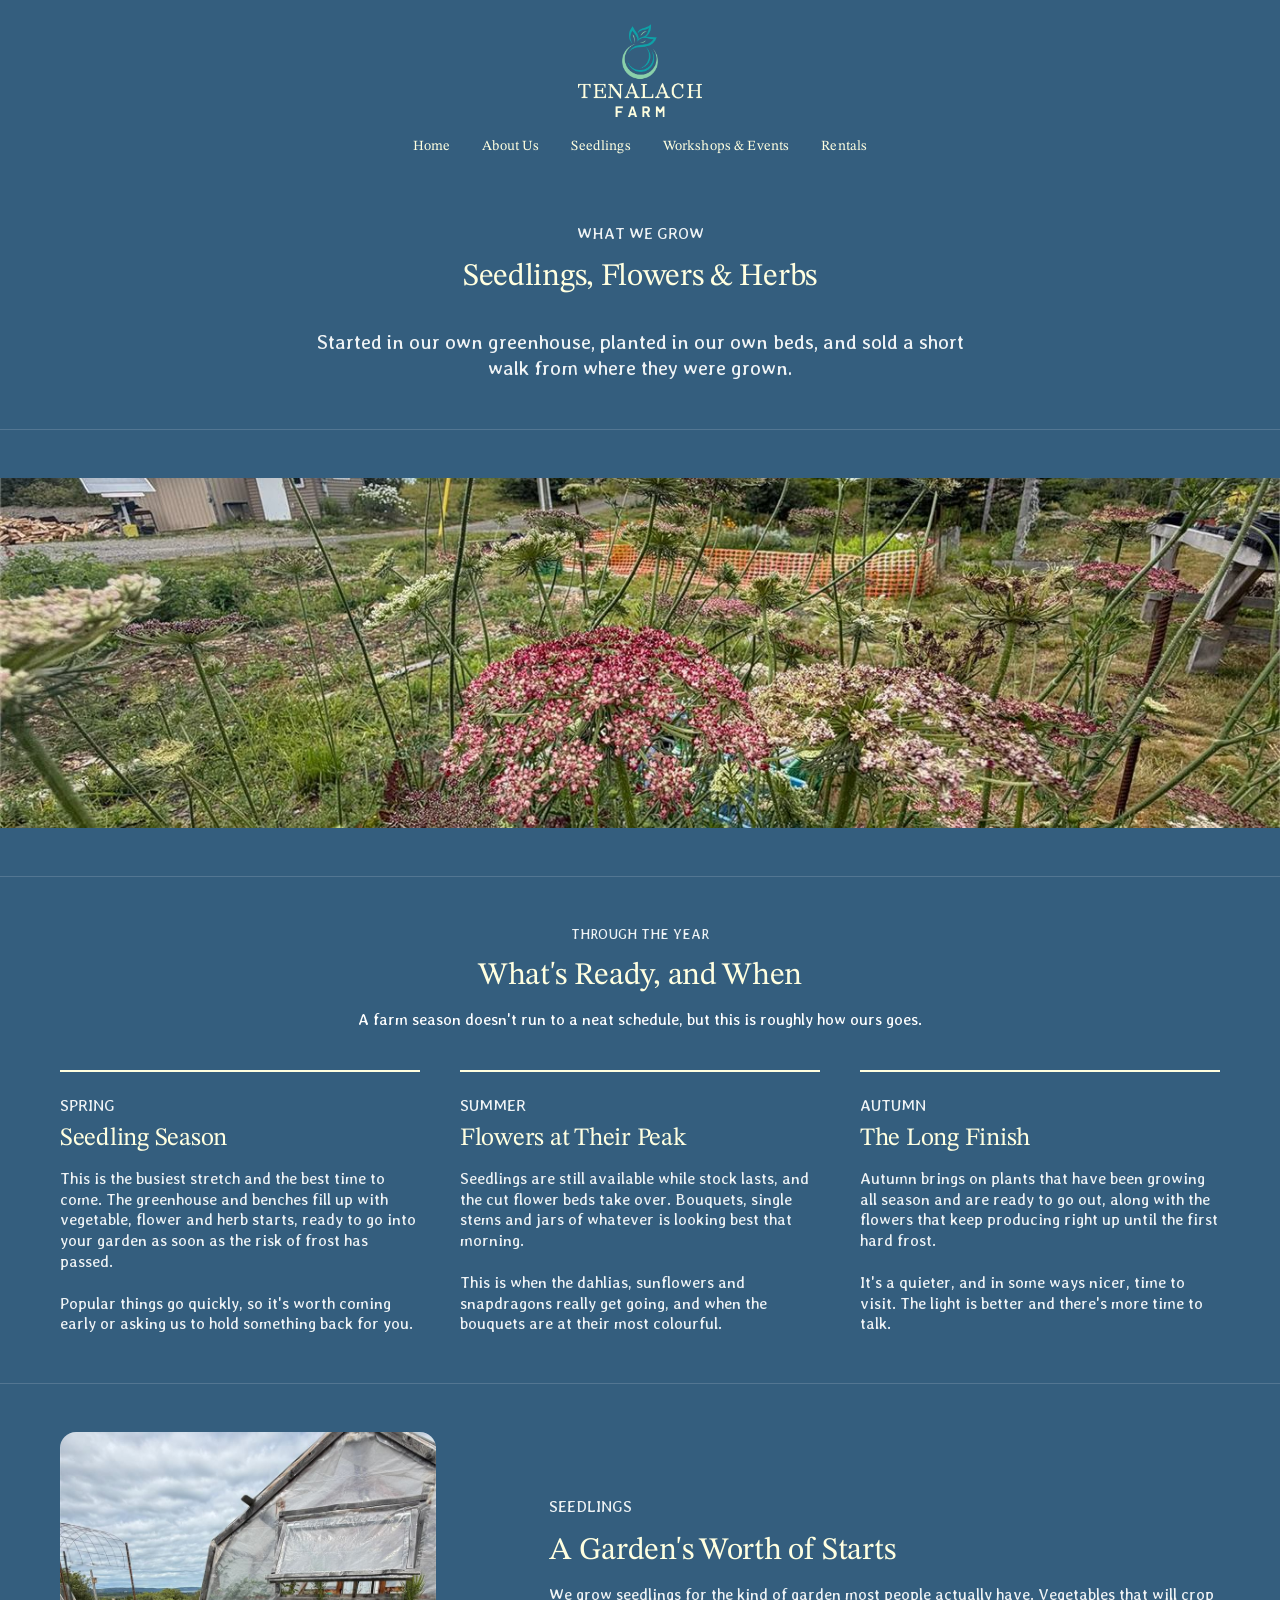
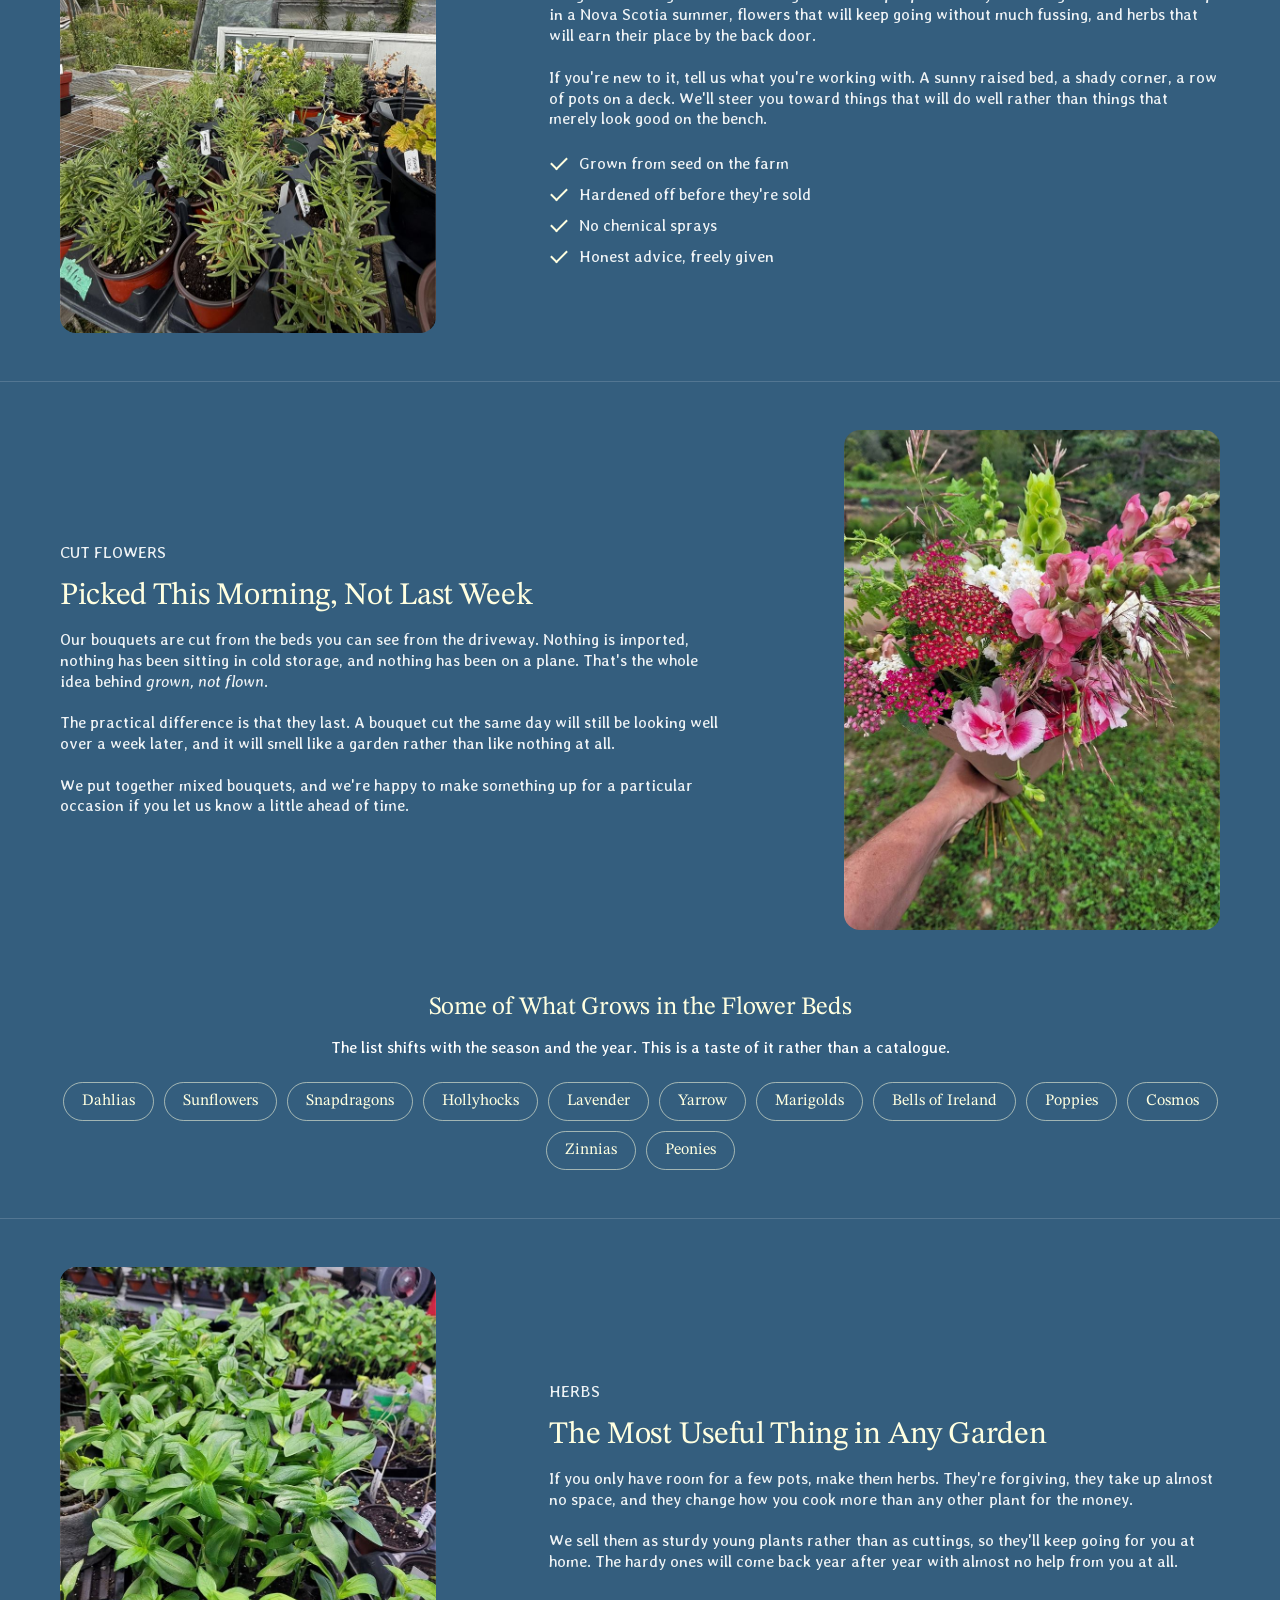
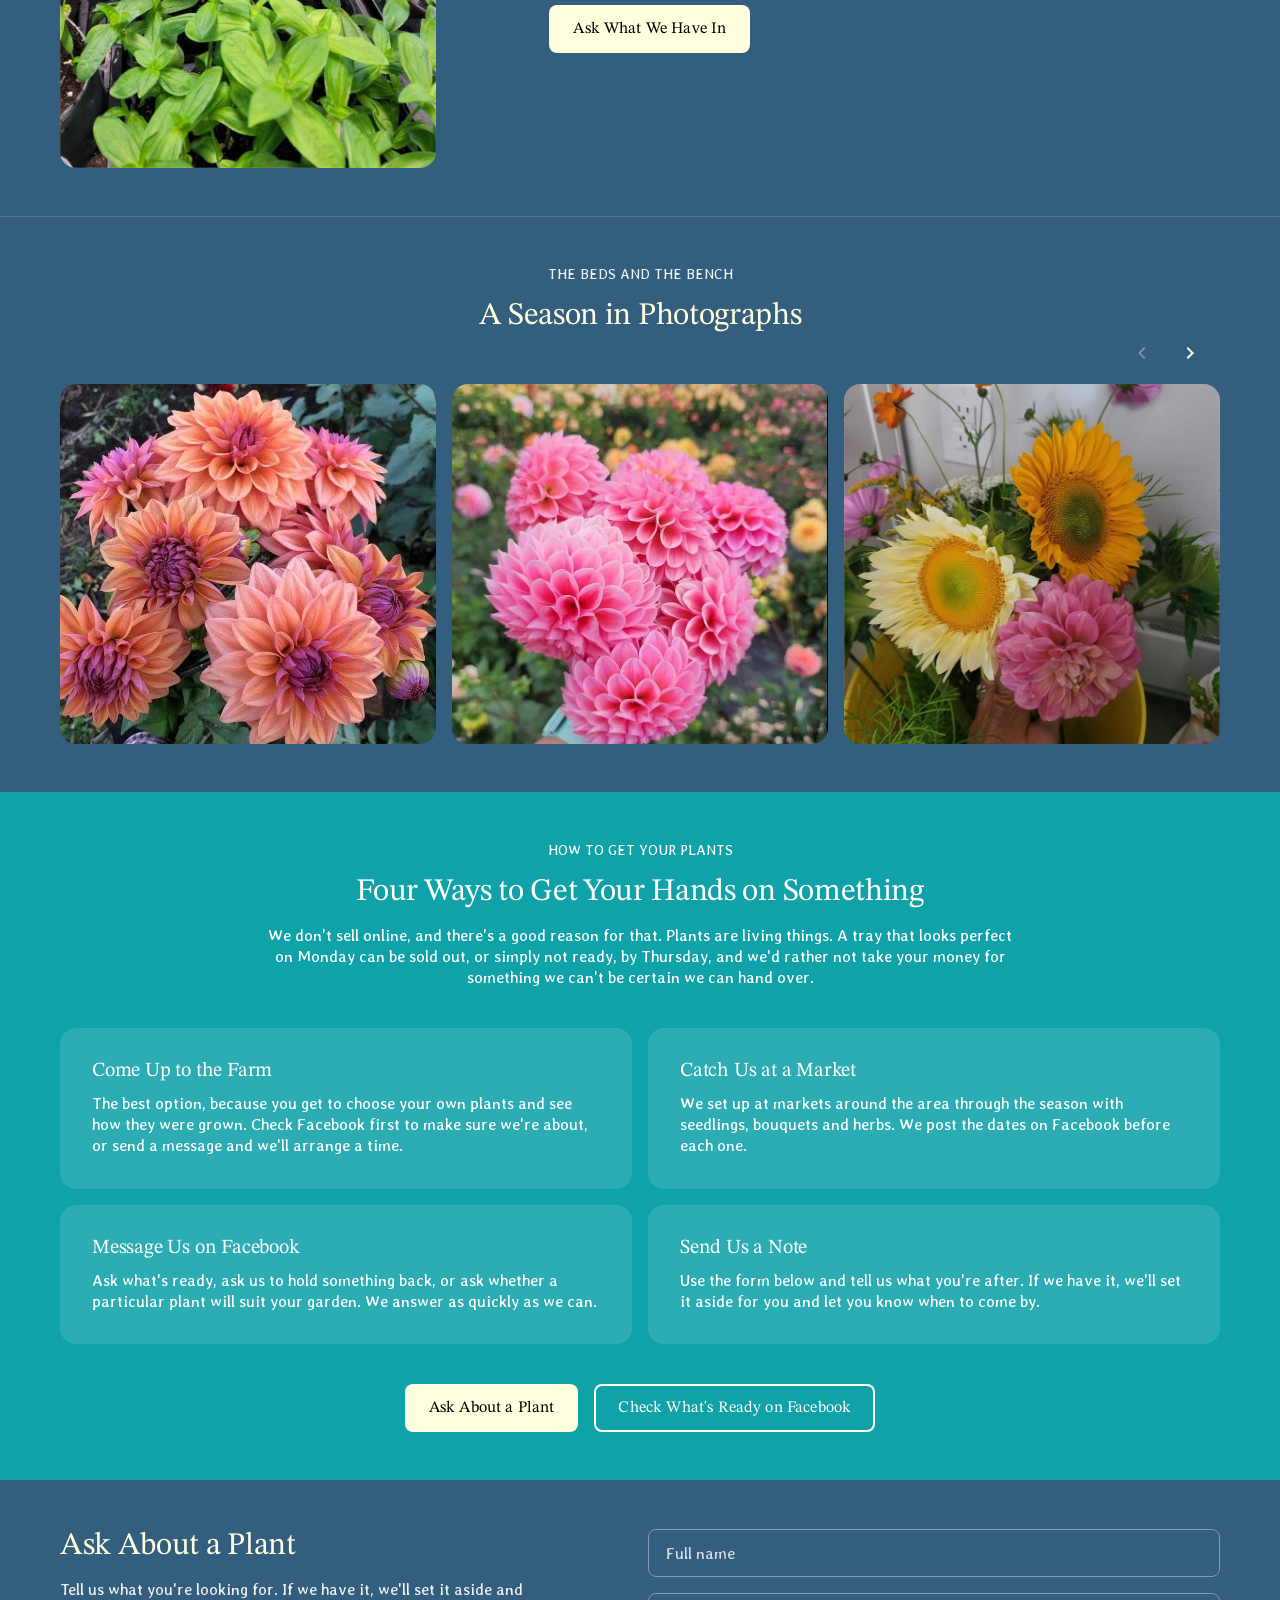
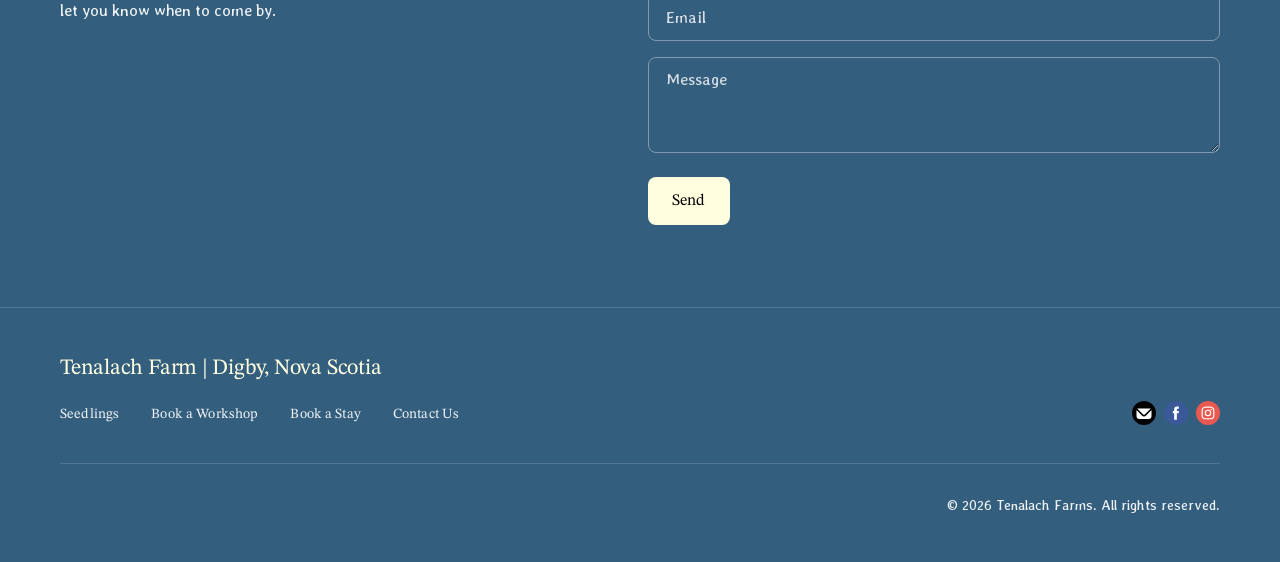
<file: seedlings.html>
<!doctype html>
<html lang="en">
<head>
  <meta charset="utf-8">
  <meta name="viewport" content="width=device-width, initial-scale=1">
  <title>Seedlings, Flowers &amp; Herbs | Tenalach Farm | Digby, Nova Scotia</title>
  <meta name="description" content="Locally grown, chemical-free seedlings, cut flowers and herbs from Tenalach Farm in Marshalltown, Nova Scotia. See what is ready through spring, summer and autumn.">
  <meta property="og:title" content="Seedlings, Flowers &amp; Herbs | Tenalach Farm | Digby, Nova Scotia">
  <meta property="og:description" content="Locally grown, chemical-free seedlings, cut flowers and herbs from Tenalach Farm in Marshalltown, Nova Scotia. See what is ready through spring, summer and autumn.">
  <meta property="og:image" content="assets/images/home-hero.jpg">
  <link rel="icon" type="image/png" href="assets/images/favicon.png">
  <link rel="apple-touch-icon" href="assets/images/apple-touch-icon.png">
  <link rel="preconnect" href="https://fonts.googleapis.com">
  <link rel="preconnect" href="https://fonts.gstatic.com" crossorigin>
  <link href="https://fonts.googleapis.com/css2?family=Averia+Libre:ital,wght@0,400;0,700;1,400&family=Handlee&family=STIX+Two+Text:ital,wght@0,400;0,700;1,400&display=swap" rel="stylesheet">
  <link rel="stylesheet" href="assets/css/style.css">
</head>
<body>

  <header class="site-header">
    <div class="container header-inner">
      <button class="icon-btn menu-toggle" data-menu-open aria-label="Open menu"><svg viewBox="0 0 24 24" aria-hidden="true"><path fill="currentColor" fill-rule="evenodd" d="M3 6h18v2H3V6Zm18 5H3v2h18v-2Zm0 5H3v2h18v-2Z" clip-rule="evenodd"/></svg></button>
      <a class="logo" href="index.html"><img src="assets/images/logo.png" alt="Tenalach Farm | Digby, Nova Scotia logo" width="124" height="94"></a>
    </div>
    <nav class="main-nav" aria-label="Main">
      <ul>
        <li><a href="index.html">Home</a></li>
        <li><a href="about-us.html">About Us</a></li>
        <li><a href="seedlings.html" aria-current="page">Seedlings</a></li>
        <li><a href="workshops-and-events.html">Workshops &amp; Events</a></li>
        <li><a href="rentals.html">Rentals</a></li>
      </ul>
    </nav>
  </header>

  <div class="mobile-nav" aria-label="Menu">
    <div class="mobile-nav__top">
      <button class="icon-btn" data-menu-close aria-label="Close menu"><svg viewBox="0 0 24 24" aria-hidden="true"><path fill="currentColor" d="m6.71 18.71 5.29-5.3 5.29 5.3 1.42-1.42-5.3-5.29 5.3-5.29-1.42-1.42-5.29 5.3-5.29-5.3-1.42 1.42 5.3 5.29-5.3 5.29 1.42 1.42Z"/></svg></button>
      <a class="mobile-nav__logo" href="index.html"><img src="assets/images/logo.png" alt="Tenalach Farm" width="92" height="69"></a>
    </div>
    <ul>
      <li><a href="index.html">Home</a></li>
        <li><a href="about-us.html">About Us</a></li>
        <li><a href="seedlings.html" aria-current="page">Seedlings</a></li>
        <li><a href="workshops-and-events.html">Workshops &amp; Events</a></li>
        <li><a href="rentals.html">Rentals</a></li>
    </ul>
  </div>

  <main>

    <section class="section" style="border-top:0">
      <div class="container narrow center">
        <p class="overline">WHAT WE GROW</p>
        <h1 class="title-xl">Seedlings, Flowers &amp; Herbs</h1>
        <p class="lead" style="margin:34px auto 0;max-width:690px">Started in our own greenhouse, planted in our own beds, and sold a short walk from where they were grown.</p>
      </div>
    </section>

    <div class="photo-band photo-band--tall">
      <img decoding="async" src="assets/images/seedlings/flowers-field.jpg" alt="Beds of pink yarrow and ammi flowering across the farm">
    </div>

    <section class="section">
      <div class="container">
        <div class="section-head" style="margin-bottom:40px">
          <h2 class="small">THROUGH THE YEAR</h2>
          <p class="title-xl">What's Ready, and When</p>
          <p class="copy--white">A farm season doesn't run to a neat schedule, but this is roughly how ours goes.</p>
        </div>
        <div class="season-grid">
          <div class="season">
            <p class="overline">SPRING</p>
            <h3 class="title-lg">Seedling Season</h3>
            <div class="copy">
              <p>This is the busiest stretch and the best time to come. The greenhouse and benches fill up with vegetable, flower and herb starts, ready to go into your garden as soon as the risk of frost has passed.</p>
              <p>Popular things go quickly, so it's worth coming early or asking us to hold something back for you.</p>
            </div>
          </div>
          <div class="season">
            <p class="overline">SUMMER</p>
            <h3 class="title-lg">Flowers at Their Peak</h3>
            <div class="copy">
              <p>Seedlings are still available while stock lasts, and the cut flower beds take over. Bouquets, single stems and jars of whatever is looking best that morning.</p>
              <p>This is when the dahlias, sunflowers and snapdragons really get going, and when the bouquets are at their most colourful.</p>
            </div>
          </div>
          <div class="season">
            <p class="overline">AUTUMN</p>
            <h3 class="title-lg">The Long Finish</h3>
            <div class="copy">
              <p>Autumn brings on plants that have been growing all season and are ready to go out, along with the flowers that keep producing right up until the first hard frost.</p>
              <p>It's a quieter, and in some ways nicer, time to visit. The light is better and there's more time to talk.</p>
            </div>
          </div>
        </div>
      </div>
    </section>

    <section class="section" id="seedlings">
      <div class="container feature">
        <div class="feature__media feature__media--tall">
          <img decoding="async" loading="lazy" src="assets/images/seedlings/seedlings-greenhouse.jpg" alt="Benches of potted seedlings and herbs lined up outside the greenhouse" width="376" height="500">
        </div>
        <div>
          <p class="overline">SEEDLINGS</p>
          <h2 class="title-xl">A Garden's Worth of Starts</h2>
          <div class="copy">
            <p>We grow seedlings for the kind of garden most people actually have. Vegetables that will crop in a Nova Scotia summer, flowers that will keep going without much fussing, and herbs that will earn their place by the back door.</p>
            <p>If you're new to it, tell us what you're working with. A sunny raised bed, a shady corner, a row of pots on a deck. We'll steer you toward things that will do well rather than things that merely look good on the bench.</p>
          </div>
          <ul class="tick-list">
            <li>Grown from seed on the farm</li>
            <li>Hardened off before they're sold</li>
            <li>No chemical sprays</li>
            <li>Honest advice, freely given</li>
          </ul>
        </div>
      </div>
    </section>

    <section class="section" id="flowers">
      <div class="container">
        <div class="feature feature--reverse">
          <div>
            <p class="overline">CUT FLOWERS</p>
            <h2 class="title-xl">Picked This Morning, Not Last Week</h2>
            <div class="copy">
              <p>Our bouquets are cut from the beds you can see from the driveway. Nothing is imported, nothing has been sitting in cold storage, and nothing has been on a plane. That's the whole idea behind <em>grown, not flown</em>.</p>
              <p>The practical difference is that they last. A bouquet cut the same day will still be looking well over a week later, and it will smell like a garden rather than like nothing at all.</p>
              <p>We put together mixed bouquets, and we're happy to make something up for a particular occasion if you let us know a little ahead of time.</p>
            </div>
          </div>
          <div class="feature__media feature__media--tall">
            <img decoding="async" loading="lazy" src="assets/images/seedlings/bouquet-snapdragon.jpg" alt="A hand holding a full bouquet of snapdragons, yarrow and garden flowers" width="376" height="500">
          </div>
        </div>

        <div class="section-head" style="margin:64px 0 24px">
          <h3 class="title-lg">Some of What Grows in the Flower Beds</h3>
          <p class="copy--white">The list shifts with the season and the year. This is a taste of it rather than a catalogue.</p>
        </div>
        <ul class="flower-list">
          <li>Dahlias</li><li>Sunflowers</li><li>Snapdragons</li><li>Hollyhocks</li><li>Lavender</li><li>Yarrow</li>
          <li>Marigolds</li><li>Bells of Ireland</li><li>Poppies</li><li>Cosmos</li><li>Zinnias</li><li>Peonies</li>
        </ul>
      </div>
    </section>

    <section class="section" id="herbs">
      <div class="container feature">
        <div class="feature__media feature__media--tall">
          <img decoding="async" loading="lazy" src="assets/images/seedlings/seedlings-leafy.jpg" alt="Close up of leafy green herb seedlings growing in trays" width="376" height="500">
        </div>
        <div>
          <p class="overline">HERBS</p>
          <h2 class="title-xl">The Most Useful Thing in Any Garden</h2>
          <div class="copy">
            <p>If you only have room for a few pots, make them herbs. They're forgiving, they take up almost no space, and they change how you cook more than any other plant for the money.</p>
            <p>We sell them as sturdy young plants rather than as cuttings, so they'll keep going for you at home. The hardy ones will come back year after year with almost no help from you at all.</p>
          </div>
          <div class="btn-row"><a class="btn btn--cream" href="#contact" data-inquire="your herbs">Ask What We Have In</a></div>
        </div>
      </div>
    </section>

    <section class="section">
      <div class="container">
        <div class="section-head" style="margin-bottom:8px">
          <h2 class="small">THE BEDS AND THE BENCH</h2>
          <p class="title-xl">A Season in Photographs</p>
        </div>
      </div>
      <div class="container carousel">
        <div class="carousel__controls">
          <button data-prev aria-label="Previous photos"><svg viewBox="0 0 24 24" aria-hidden="true"><path fill="currentColor" d="M15.41 7.41 14 6l-6 6 6 6 1.41-1.41L10.83 12z"/></svg></button>
          <button data-next aria-label="Next photos"><svg viewBox="0 0 24 24" aria-hidden="true"><path fill="currentColor" d="M10 6 8.59 7.41 13.17 12l-4.58 4.59L10 18l6-6z"/></svg></button>
        </div>
        <div class="carousel__track">
          <img decoding="async" src="assets/images/seedlings/dahlias-peach.jpg" alt="Peach and apricot dahlias in the cutting beds" loading="lazy">
          <img decoding="async" src="assets/images/seedlings/dahlias-pink.jpg" alt="An armful of pink dahlias, just cut" loading="lazy">
          <img decoding="async" src="assets/images/seedlings/bouquet-sunflower.jpg" alt="Sunflowers and dahlias in a yellow jug" loading="lazy">
          <img decoding="async" src="assets/images/seedlings/bouquet-wrapped.jpg" alt="A wrapped bouquet ready to go, with the beds behind" loading="lazy">
          <img decoding="async" src="assets/images/seedlings/flowers-lavender.jpg" alt="Lavender in the raised beds beside the drive" loading="lazy">
          <img decoding="async" src="assets/images/seedlings/flowers-bells.jpg" alt="Bells of Ireland, one of the more unusual things in the beds" loading="lazy">
          <img decoding="async" src="assets/images/seedlings/flowers-hollyhocks.jpg" alt="Hollyhocks along the side of the building" loading="lazy">
          <img decoding="async" src="assets/images/seedlings/flowers-marigold.jpg" alt="Marigolds on the bench" loading="lazy">
          <img decoding="async" src="assets/images/seedlings/seedlings-potted.jpg" alt="Potted starts waiting on the bench" loading="lazy">
          <img decoding="async" src="assets/images/seedlings/seedlings-indoor.jpg" alt="Starts under lights early in the season" loading="lazy">
          <img decoding="async" src="assets/images/seedlings/seedlings-beds.jpg" alt="Roses and greenery filling out the beds" loading="lazy">
          <img decoding="async" src="assets/images/seedlings/flowers-picking.jpg" alt="Coming back up the lane with the morning's cutting" loading="lazy">
        </div>
      </div>
    </section>

    <section class="section section--teal">
      <div class="container">
        <div class="section-head" style="margin-bottom:40px">
          <h2 class="small" style="color:#fff">HOW TO GET YOUR PLANTS</h2>
          <p class="title-xl" style="color:#fff">Four Ways to Get Your Hands on Something</p>
          <p style="color:#fff;max-width:752px;margin-left:auto;margin-right:auto">We don't sell online, and there's a good reason for that. Plants are living things. A tray that looks perfect on Monday can be sold out, or simply not ready, by Thursday, and we'd rather not take your money for something we can't be certain we can hand over.</p>
        </div>
        <div class="howto-grid">
          <div class="howto">
            <h3 class="title-md">Come Up to the Farm</h3>
            <p>The best option, because you get to choose your own plants and see how they were grown. Check Facebook first to make sure we're about, or send a message and we'll arrange a time.</p>
          </div>
          <div class="howto">
            <h3 class="title-md">Catch Us at a Market</h3>
            <p>We set up at markets around the area through the season with seedlings, bouquets and herbs. We post the dates on Facebook before each one.</p>
          </div>
          <div class="howto">
            <h3 class="title-md">Message Us on Facebook</h3>
            <p>Ask what's ready, ask us to hold something back, or ask whether a particular plant will suit your garden. We answer as quickly as we can.</p>
          </div>
          <div class="howto">
            <h3 class="title-md">Send Us a Note</h3>
            <p>Use the form below and tell us what you're after. If we have it, we'll set it aside for you and let you know when to come by.</p>
          </div>
        </div>
        <div class="btn-row" style="justify-content:center;margin-top:40px">
          <a class="btn btn--cream" href="#contact">Ask About a Plant</a>
          <a class="btn btn--outline" href="https://www.facebook.com/TenalachFarm1" target="_blank" rel="noopener">Check What's Ready on Facebook</a>
        </div>
      </div>
    </section>

    <section class="section" id="contact">
      <div class="container split" style="align-items:start">
        <div class="split__text">
          <h2 class="title-xl" style="margin-bottom:16px">Ask About a Plant</h2>
          <p>Tell us what you're looking for. If we have it, we'll set it aside and let you know when to come by.</p>
        </div>
        <div>
          <form class="contact-form" data-form data-subject="Seedlings inquiry" data-success="Thank you! We'll be in touch soon.">
            <label class="sr-only" for="cf-name">Full name</label>
            <input class="field" id="cf-name" name="name" type="text" placeholder="Full name" required>
            <label class="sr-only" for="cf-email">Email</label>
            <input class="field" id="cf-email" name="email" type="email" placeholder="Email" required>
            <label class="sr-only" for="cf-message">Message</label>
            <textarea class="field" id="cf-message" name="message" placeholder="Message" required></textarea>
            <button class="btn btn--cream" type="submit">Send</button>
            <p class="form-status" role="status"></p>
          </form>
        </div>
      </div>
    </section>
  </main>

  <footer class="site-footer">
    <div class="container">
      <div class="footer-top">
        <div>
          <a class="footer-title" href="index.html">Tenalach Farm | Digby, Nova Scotia</a>
          <ul class="footer-links">
            <li><a href="seedlings.html">Seedlings</a></li>
            <li><a href="workshops-and-events.html">Book a Workshop</a></li>
            <li><a href="rentals.html">Book a Stay</a></li>
            <li><a href="about-us.html#contact">Contact Us</a></li>
          </ul>
        </div>
        <div class="socials">
          <a href="mailto:tenalachfarm1@gmail.com" aria-label="Email"><svg viewBox="0 0 16 16" aria-hidden="true"><rect x="1" y="1" width="14" height="14" rx="8" fill="#fff"/><path fill="#000" fill-rule="evenodd" d="M0 8a8 8 0 1 1 16 0A8 8 0 0 1 0 8zm3.5-3h9L8.707 8.793a1 1 0 0 1-1.414 0L3.5 5zM3 6l3.586 3.586a2 2 0 0 0 2.828 0L13 6v4a2 2 0 0 1-2 2H5a2 2 0 0 1-2-2V6z"/></svg></a>
          <a href="https://www.facebook.com/TenalachFarm1" target="_blank" rel="noopener" aria-label="Facebook"><svg viewBox="0 0 16 16" aria-hidden="true"><rect x="1" y="1" width="14" height="14" rx="8" fill="#fff"/><path fill="#3b5998" fill-rule="evenodd" d="M0 8a8 8 0 1 1 16 0A8 8 0 0 1 0 8zm8.567 4.437V8.085H9.77l.159-1.5h-1.36l.001-.75c0-.392.037-.602.6-.602h.75v-1.5H8.718c-1.444 0-1.952.728-1.952 1.952v.9h-.9v1.5h.9v4.352h1.801z"/></svg></a>
          <a href="https://www.instagram.com/tenalach_farm" target="_blank" rel="noopener" aria-label="Instagram"><svg viewBox="0 0 16 16" aria-hidden="true"><rect x="1" y="1" width="14" height="14" rx="8" fill="#fff"/><g fill="#e95950" fill-rule="evenodd"><path d="M0 8a8 8 0 1 1 16 0A8 8 0 0 1 0 8zm8-4.267c-1.158 0-1.304.005-1.759.026a3.12 3.12 0 0 0-1.035.198 2.09 2.09 0 0 0-.756.492 2.095 2.095 0 0 0-.493.756c-.106.271-.178.582-.198 1.036-.02.455-.026.6-.026 1.759 0 1.159.005 1.304.026 1.759.021.454.093.764.198 1.035.11.281.255.52.492.756.237.238.476.384.756.493.271.105.582.177 1.036.198.455.02.6.026 1.759.026 1.159 0 1.304-.005 1.759-.026.454-.02.764-.093 1.036-.198.28-.11.518-.255.755-.493.238-.237.383-.475.493-.755.105-.272.177-.582.198-1.036.02-.455.026-.6.026-1.759 0-1.159-.006-1.304-.026-1.76-.021-.453-.093-.764-.198-1.035a2.094 2.094 0 0 0-.493-.756 2.085 2.085 0 0 0-.755-.492c-.272-.105-.583-.177-1.037-.198-.455-.02-.6-.026-1.759-.026H8z"/><path d="M7.618 4.502H8c1.14 0 1.275.004 1.725.025.416.019.641.088.792.147.199.077.34.17.49.319.15.15.242.291.32.49.058.15.127.376.146.792.02.45.025.585.025 1.724s-.004 1.274-.025 1.724c-.019.416-.088.641-.147.792-.077.199-.17.34-.319.49a1.32 1.32 0 0 1-.49.319c-.15.059-.376.128-.792.147-.45.02-.585.025-1.725.025-1.139 0-1.274-.005-1.724-.025-.416-.02-.641-.089-.792-.147-.2-.078-.341-.17-.49-.32a1.322 1.322 0 0 1-.32-.49c-.058-.15-.128-.376-.147-.792-.02-.45-.024-.585-.024-1.724 0-1.14.004-1.274.024-1.724.02-.416.089-.641.147-.792.077-.199.17-.341.32-.49.149-.15.29-.242.49-.32.15-.058.376-.128.792-.147.394-.018.546-.023 1.342-.024v.001zm2.66.709a.512.512 0 1 0 0 1.024.512.512 0 0 0 0-1.024zM8 5.809a2.191 2.191 0 1 0 0 4.382A2.191 2.191 0 0 0 8 5.81z"/><path d="M8 6.578a1.422 1.422 0 1 1 0 2.844 1.422 1.422 0 0 1 0-2.844z"/></g></svg></a>
        </div>
      </div>
      <div class="footer-bottom">© <span data-year>2026</span> Tenalach Farms. All rights reserved.</div>
    </div>
  </footer>

  <script src="assets/js/main.js"></script>

</body>
</html>
</file>
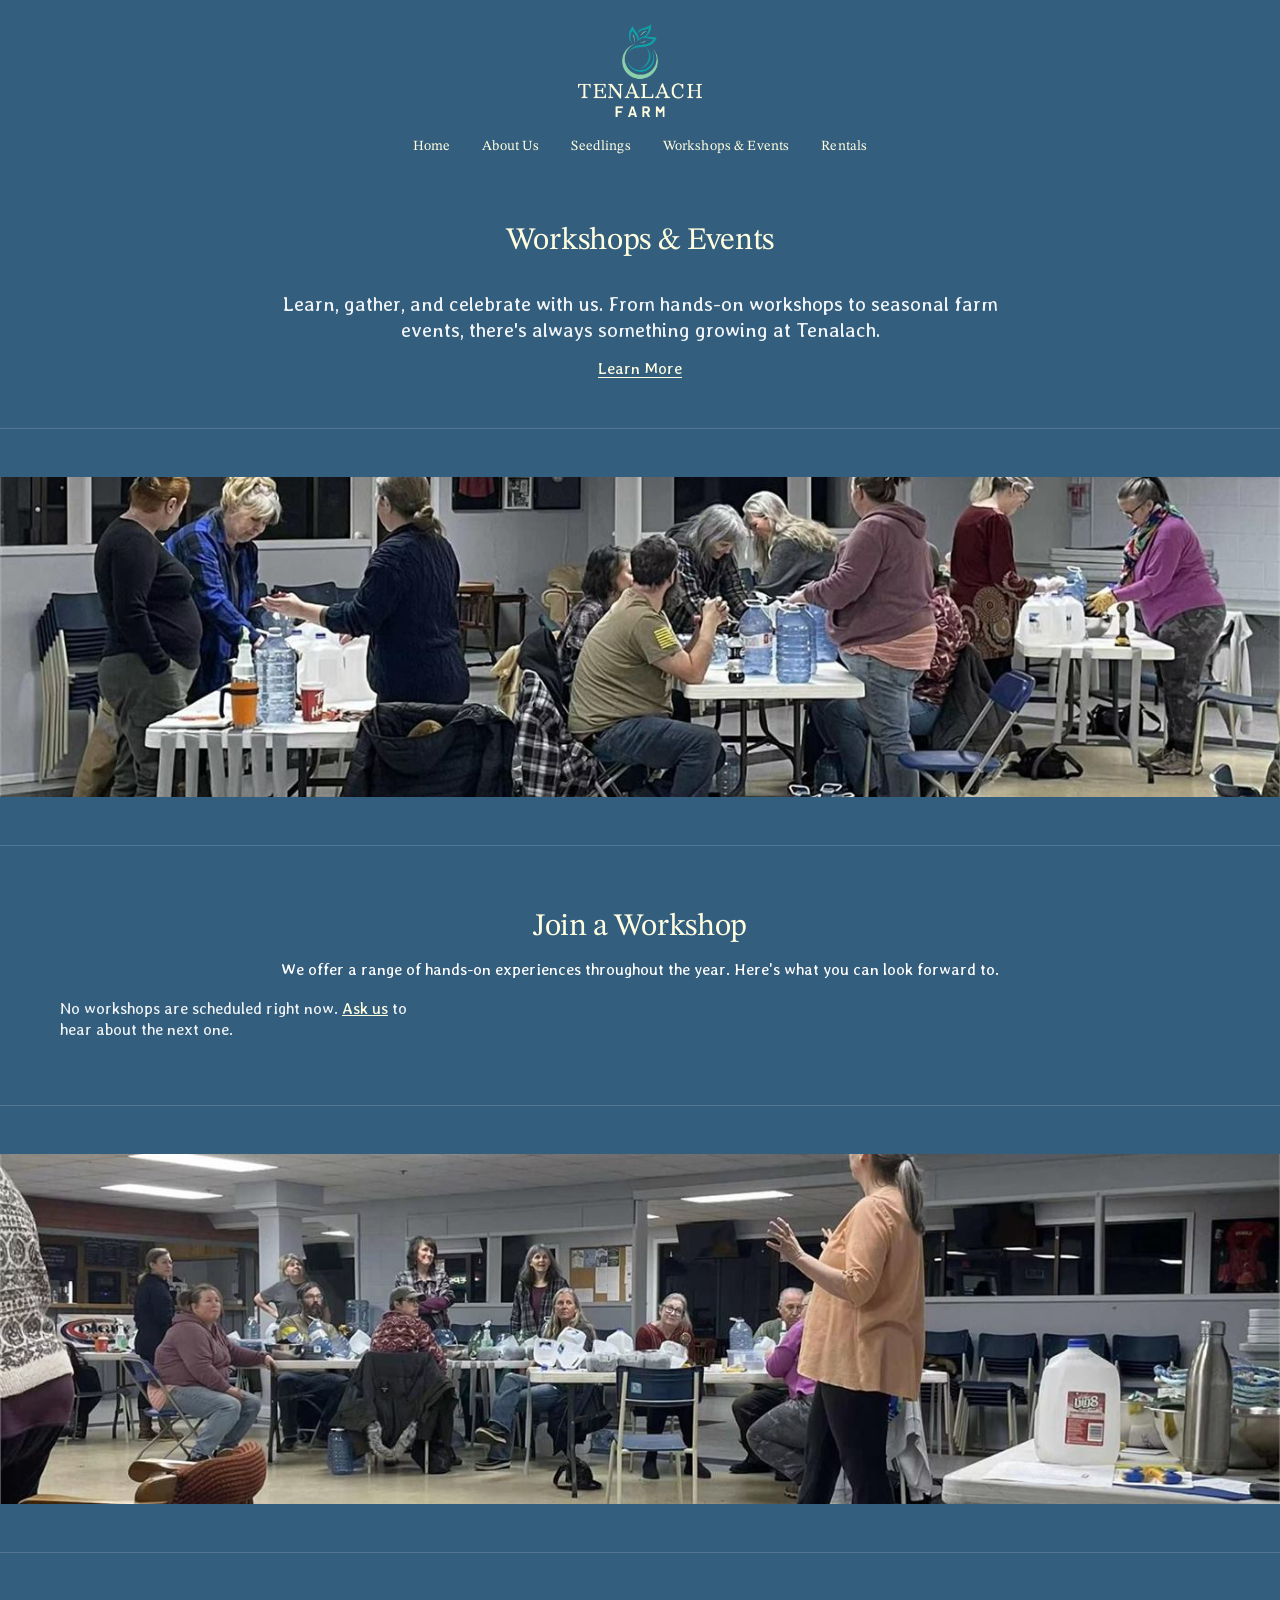
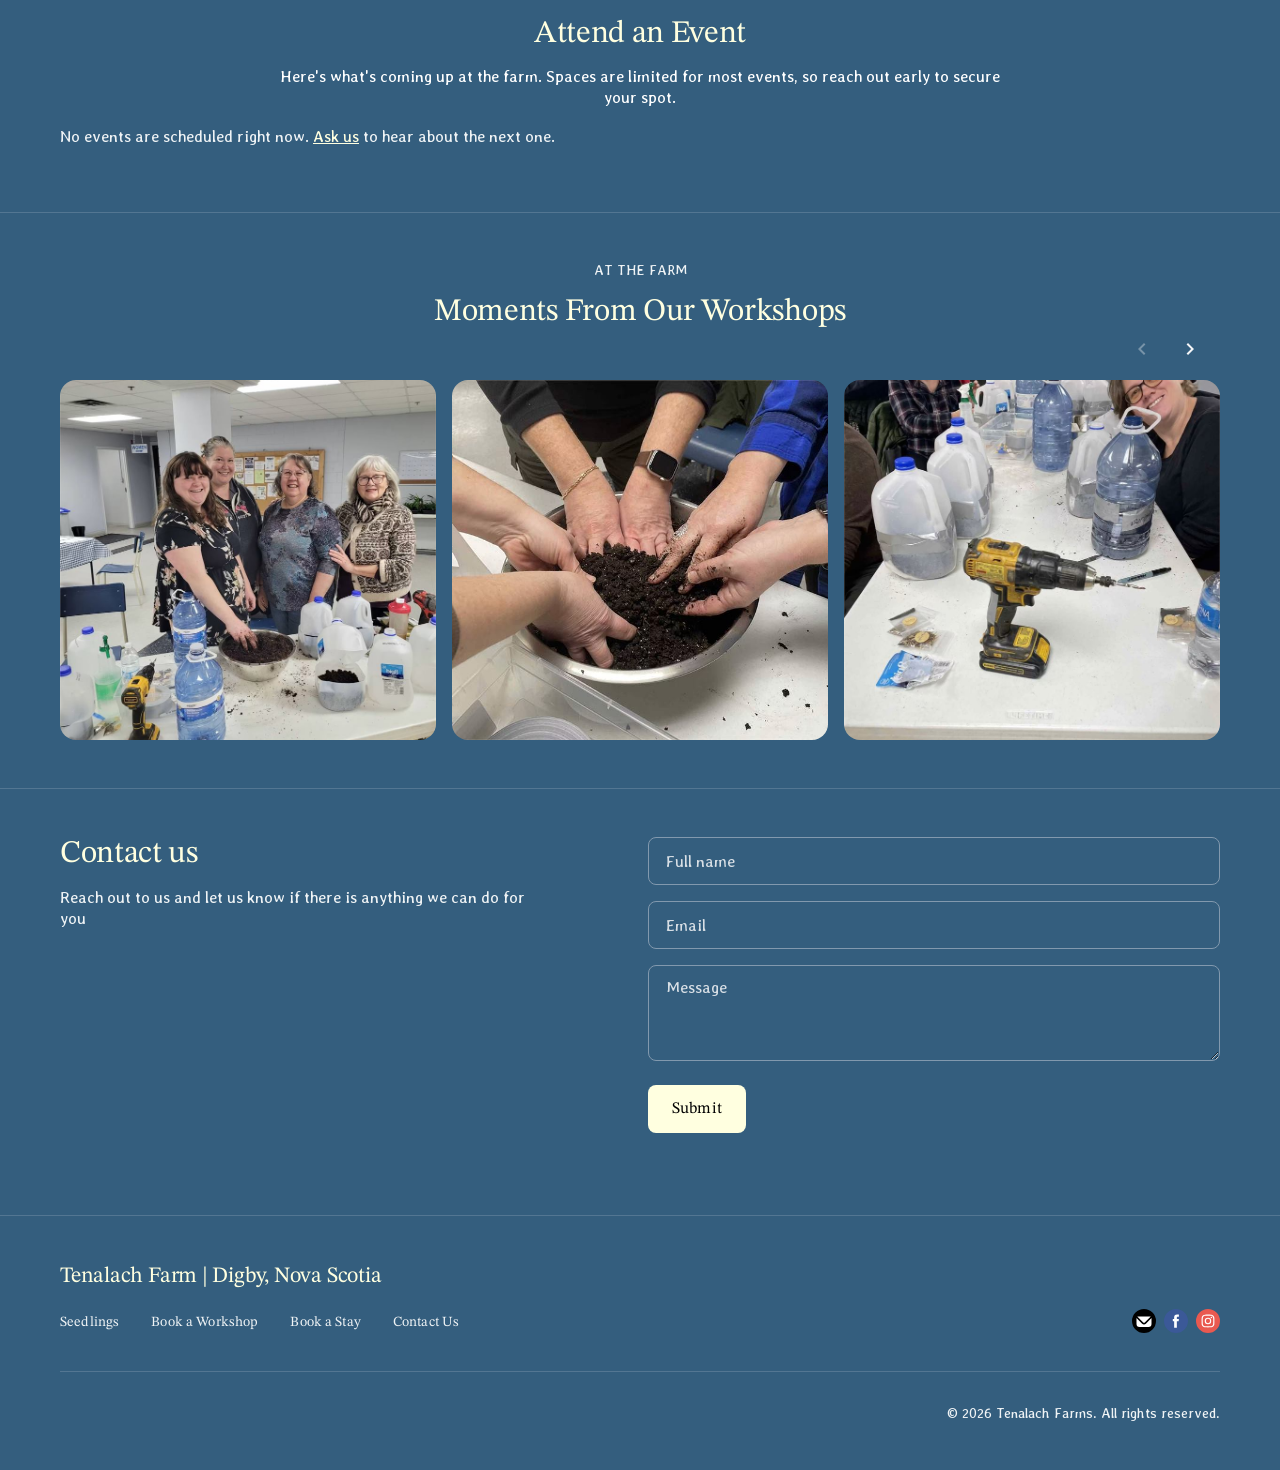
<file: workshops-and-events.html>
<!doctype html>
<html lang="en">
<head>
  <meta charset="utf-8">
  <meta name="viewport" content="width=device-width, initial-scale=1">
  <title>Workshop &amp; Events | Tenalach Farm | Digby, Nova Scotia</title>
  <meta name="description" content="Hands-on workshops and seasonal farm events at Tenalach Farm in Digby, Nova Scotia.">
  <meta property="og:title" content="Workshop &amp; Events | Tenalach Farm | Digby, Nova Scotia">
  <meta property="og:description" content="Hands-on workshops and seasonal farm events at Tenalach Farm in Digby, Nova Scotia.">
  <meta property="og:image" content="assets/images/home-hero.jpg">
  <link rel="icon" type="image/png" href="assets/images/favicon.png">
  <link rel="apple-touch-icon" href="assets/images/apple-touch-icon.png">
  <link rel="preconnect" href="https://fonts.googleapis.com">
  <link rel="preconnect" href="https://fonts.gstatic.com" crossorigin>
  <link href="https://fonts.googleapis.com/css2?family=Averia+Libre:ital,wght@0,400;0,700;1,400&family=Handlee&family=STIX+Two+Text:ital,wght@0,400;0,700;1,400&display=swap" rel="stylesheet">
  <link rel="stylesheet" href="assets/css/style.css">
</head>
<body>

  <header class="site-header">
    <div class="container header-inner">
      <button class="icon-btn menu-toggle" data-menu-open aria-label="Open menu"><svg viewBox="0 0 24 24" aria-hidden="true"><path fill="currentColor" fill-rule="evenodd" d="M3 6h18v2H3V6Zm18 5H3v2h18v-2Zm0 5H3v2h18v-2Z" clip-rule="evenodd"/></svg></button>
      <a class="logo" href="index.html"><img src="assets/images/logo.png" alt="Tenalach Farm | Digby, Nova Scotia logo" width="124" height="94"></a>
    </div>
    <nav class="main-nav" aria-label="Main">
      <ul>
        <li><a href="index.html">Home</a></li>
        <li><a href="about-us.html">About Us</a></li>
        <li><a href="seedlings.html">Seedlings</a></li>
        <li><a href="workshops-and-events.html" aria-current="page">Workshops &amp; Events</a></li>
        <li><a href="rentals.html">Rentals</a></li>
      </ul>
    </nav>
  </header>

  <div class="mobile-nav" aria-label="Menu">
    <div class="mobile-nav__top">
      <button class="icon-btn" data-menu-close aria-label="Close menu"><svg viewBox="0 0 24 24" aria-hidden="true"><path fill="currentColor" d="m6.71 18.71 5.29-5.3 5.29 5.3 1.42-1.42-5.3-5.29 5.3-5.29-1.42-1.42-5.29 5.3-5.29-5.3-1.42 1.42 5.3 5.29-5.3 5.29 1.42 1.42Z"/></svg></button>
      <a class="mobile-nav__logo" href="index.html"><img src="assets/images/logo.png" alt="Tenalach Farm" width="92" height="69"></a>
    </div>
    <ul>
      <li><a href="index.html">Home</a></li>
        <li><a href="about-us.html">About Us</a></li>
        <li><a href="seedlings.html">Seedlings</a></li>
        <li><a href="workshops-and-events.html" aria-current="page">Workshops &amp; Events</a></li>
        <li><a href="rentals.html">Rentals</a></li>
    </ul>
  </div>

  <main>

    <section class="section" style="border-top:0">
      <div class="container narrow center">
        <h1 class="title-xl">Workshops &amp; Events</h1>
        <h2 class="lead" style="margin-top:33px">Learn, gather, and celebrate with us. From hands-on workshops to seasonal farm events, there's always something growing at Tenalach.</h2>
        <p style="margin-top:16px"><a class="text-link" href="#workshops">Learn More</a></p>
      </div>
    </section>

    <div class="photo-band">
      <img decoding="async" src="assets/images/workshops/workshop-hall.jpg" alt="A hall full of people working at tables during a Tenalach Farm workshop">
    </div>

    <section class="section section--lg" id="workshops">
      <div class="container">
        <div class="section-head" style="margin-bottom:18px">
          <h2 class="title-xl">Join a Workshop</h2>
          <p class="copy--white">We offer a range of hands-on experiences throughout the year. Here's what you can look forward to.</p>
        </div>
        <div class="card-grid" data-listing="Workshop">
          <p class="empty-state">Loading workshops…</p>
        </div>
      </div>
    </section>

    <div class="photo-band photo-band--tall">
      <img decoding="async" loading="lazy" src="assets/images/workshops/workshop-room.jpg" alt="Cheryl talking to a room of people seated at tables">
    </div>

    <section class="section section--lg" id="events">
      <div class="container">
        <div class="section-head" style="margin-bottom:18px">
          <h2 class="title-xl">Attend an Event</h2>
          <p class="copy--white narrow" style="max-width:752px">Here's what's coming up at the farm. Spaces are limited for most events, so reach out early to secure your spot.</p>
        </div>
        <div data-listing="Event">
          <p class="empty-state">Loading events…</p>
        </div>
      </div>
    </section>

    <section class="section">
      <div class="container">
        <div class="section-head" style="margin-bottom:8px">
          <h2 class="small">AT THE FARM</h2>
          <p class="title-xl">Moments From Our Workshops</p>
        </div>
      </div>
      <div class="container carousel">
        <div class="carousel__controls">
          <button data-prev aria-label="Previous photos"><svg viewBox="0 0 24 24" aria-hidden="true"><path fill="currentColor" d="M15.41 7.41 14 6l-6 6 6 6 1.41-1.41L10.83 12z"/></svg></button>
          <button data-next aria-label="Next photos"><svg viewBox="0 0 24 24" aria-hidden="true"><path fill="currentColor" d="M10 6 8.59 7.41 13.17 12l-4.58 4.59L10 18l6-6z"/></svg></button>
        </div>
        <div class="carousel__track">
          <img decoding="async" src="assets/images/workshops/workshop-group.jpg" alt="A group with their finished containers at the end of a workshop" loading="lazy">
          <img decoding="async" src="assets/images/workshops/workshop-hands.jpg" alt="Several pairs of hands mixing potting soil together" loading="lazy">
          <img decoding="async" src="assets/images/workshops/workshop-drill.jpg" alt="Drilling drainage holes in plastic jugs" loading="lazy">
          <img decoding="async" src="assets/images/workshops/workshop-helping.jpg" alt="Two people preparing a jug for sowing together" loading="lazy">
          <img decoding="async" src="assets/images/workshops/workshop-soil-hands.jpg" alt="Lifting a handful of potting soil out of a bowl" loading="lazy">
          <img decoding="async" src="assets/images/workshops/workshop-jugs.jpg" alt="Jugs cut open and filled with soil, ready for seed" loading="lazy">
          <img decoding="async" src="assets/images/workshops/workshop-filling.jpg" alt="Filling a cut-open jug with soil" loading="lazy">
          <img decoding="async" src="assets/images/workshops/workshop-jug-soil.jpg" alt="A jug filled with soil on the workshop table" loading="lazy">
          <img decoding="async" src="assets/images/workshops/workshop-tables.jpg" alt="Tables set up before a workshop" loading="lazy">
          <img decoding="async" src="assets/images/workshops/bouquet-mixed.jpg" alt="A mixed bouquet of garden flowers" loading="lazy">
        </div>
      </div>
    </section>

    <section class="section" id="contact">
      <div class="container split" style="align-items:start">
        <div class="split__text">
          <h2 class="title-xl" style="margin-bottom:16px">Contact us</h2>
          <p>Reach out to us and let us know if there is anything we can do for you</p>
        </div>
        <div>
          <form class="contact-form" data-form data-subject="Workshops & events enquiry" data-success="Thank you! We'll be in touch soon.">
            <label class="sr-only" for="cf-name">Full name</label>
            <input class="field" id="cf-name" name="name" type="text" placeholder="Full name" required>
            <label class="sr-only" for="cf-email">Email</label>
            <input class="field" id="cf-email" name="email" type="email" placeholder="Email" required>
            <label class="sr-only" for="cf-message">Message</label>
            <textarea class="field" id="cf-message" name="message" placeholder="Message" required></textarea>
            <button class="btn btn--cream" type="submit">Submit</button>
            <p class="form-status" role="status"></p>
          </form>
        </div>
      </div>
    </section>

    <dialog class="event-dialog" aria-labelledby="event-dialog-title">
      <button class="icon-btn event-dialog__close" data-dialog-close aria-label="Close"><svg viewBox="0 0 24 24" aria-hidden="true"><path fill="currentColor" d="m6.71 18.71 5.29-5.3 5.29 5.3 1.42-1.42-5.3-5.29 5.3-5.29-1.42-1.42-5.29 5.3-5.29-5.3-1.42 1.42 5.3 5.29-5.3 5.29 1.42 1.42Z"/></svg></button>
      <div class="event-dialog__content"></div>
    </dialog>
  </main>

  <footer class="site-footer">
    <div class="container">
      <div class="footer-top">
        <div>
          <a class="footer-title" href="index.html">Tenalach Farm | Digby, Nova Scotia</a>
          <ul class="footer-links">
            <li><a href="seedlings.html">Seedlings</a></li>
            <li><a href="workshops-and-events.html">Book a Workshop</a></li>
            <li><a href="rentals.html">Book a Stay</a></li>
            <li><a href="about-us.html#contact">Contact Us</a></li>
          </ul>
        </div>
        <div class="socials">
          <a href="mailto:tenalachfarm1@gmail.com" aria-label="Email"><svg viewBox="0 0 16 16" aria-hidden="true"><rect x="1" y="1" width="14" height="14" rx="8" fill="#fff"/><path fill="#000" fill-rule="evenodd" d="M0 8a8 8 0 1 1 16 0A8 8 0 0 1 0 8zm3.5-3h9L8.707 8.793a1 1 0 0 1-1.414 0L3.5 5zM3 6l3.586 3.586a2 2 0 0 0 2.828 0L13 6v4a2 2 0 0 1-2 2H5a2 2 0 0 1-2-2V6z"/></svg></a>
          <a href="https://www.facebook.com/TenalachFarm1" target="_blank" rel="noopener" aria-label="Facebook"><svg viewBox="0 0 16 16" aria-hidden="true"><rect x="1" y="1" width="14" height="14" rx="8" fill="#fff"/><path fill="#3b5998" fill-rule="evenodd" d="M0 8a8 8 0 1 1 16 0A8 8 0 0 1 0 8zm8.567 4.437V8.085H9.77l.159-1.5h-1.36l.001-.75c0-.392.037-.602.6-.602h.75v-1.5H8.718c-1.444 0-1.952.728-1.952 1.952v.9h-.9v1.5h.9v4.352h1.801z"/></svg></a>
          <a href="https://www.instagram.com/tenalach_farm" target="_blank" rel="noopener" aria-label="Instagram"><svg viewBox="0 0 16 16" aria-hidden="true"><rect x="1" y="1" width="14" height="14" rx="8" fill="#fff"/><g fill="#e95950" fill-rule="evenodd"><path d="M0 8a8 8 0 1 1 16 0A8 8 0 0 1 0 8zm8-4.267c-1.158 0-1.304.005-1.759.026a3.12 3.12 0 0 0-1.035.198 2.09 2.09 0 0 0-.756.492 2.095 2.095 0 0 0-.493.756c-.106.271-.178.582-.198 1.036-.02.455-.026.6-.026 1.759 0 1.159.005 1.304.026 1.759.021.454.093.764.198 1.035.11.281.255.52.492.756.237.238.476.384.756.493.271.105.582.177 1.036.198.455.02.6.026 1.759.026 1.159 0 1.304-.005 1.759-.026.454-.02.764-.093 1.036-.198.28-.11.518-.255.755-.493.238-.237.383-.475.493-.755.105-.272.177-.582.198-1.036.02-.455.026-.6.026-1.759 0-1.159-.006-1.304-.026-1.76-.021-.453-.093-.764-.198-1.035a2.094 2.094 0 0 0-.493-.756 2.085 2.085 0 0 0-.755-.492c-.272-.105-.583-.177-1.037-.198-.455-.02-.6-.026-1.759-.026H8z"/><path d="M7.618 4.502H8c1.14 0 1.275.004 1.725.025.416.019.641.088.792.147.199.077.34.17.49.319.15.15.242.291.32.49.058.15.127.376.146.792.02.45.025.585.025 1.724s-.004 1.274-.025 1.724c-.019.416-.088.641-.147.792-.077.199-.17.34-.319.49a1.32 1.32 0 0 1-.49.319c-.15.059-.376.128-.792.147-.45.02-.585.025-1.725.025-1.139 0-1.274-.005-1.724-.025-.416-.02-.641-.089-.792-.147-.2-.078-.341-.17-.49-.32a1.322 1.322 0 0 1-.32-.49c-.058-.15-.128-.376-.147-.792-.02-.45-.024-.585-.024-1.724 0-1.14.004-1.274.024-1.724.02-.416.089-.641.147-.792.077-.199.17-.341.32-.49.149-.15.29-.242.49-.32.15-.058.376-.128.792-.147.394-.018.546-.023 1.342-.024v.001zm2.66.709a.512.512 0 1 0 0 1.024.512.512 0 0 0 0-1.024zM8 5.809a2.191 2.191 0 1 0 0 4.382A2.191 2.191 0 0 0 8 5.81z"/><path d="M8 6.578a1.422 1.422 0 1 1 0 2.844 1.422 1.422 0 0 1 0-2.844z"/></g></svg></a>
        </div>
      </div>
      <div class="footer-bottom">© <span data-year>2026</span> Tenalach Farms. All rights reserved.</div>
    </div>
  </footer>

  <script src="assets/js/main.js"></script>
  <script src="assets/js/workshops.js"></script>
</body>
</html>
</file>
<file: assets/css/style.css>
/* ==========================================================
   Tenalach Farm — site styles
   Rebuilt from the Square Online site (tenalachfarm.ca)
   ========================================================== */

:root {
  --blue: #345e7e;          /* main background */
  --blue-dark: #1f4461;     /* headings on light backgrounds */
  --cream: #ffffe0;         /* headings, buttons, page background */
  --cream-soft: #f1f1d3;
  --teal: #0fa2a8;          /* accent buttons + quote band */
  --text: #eff3f5;          /* body copy on blue */
  --white: #ffffff;
  --line: #8299ae;          /* form borders */
  --divider: rgba(239, 243, 245, 0.16);
  --link: #3374ff;

  --font-heading: "STIX Two Text", Georgia, serif;
  --font-body: "Averia Libre", Georgia, serif;
  --font-script: "Handlee", cursive;

  --container: 1160px;
  --gutter: 96px;
  --radius: 8px;
  --radius-lg: 16px;
}

*, *::before, *::after { box-sizing: border-box; }

html { -webkit-text-size-adjust: 100%; scroll-behavior: smooth; }

body {
  margin: 0;
  background: var(--cream);
  color: var(--text);
  font-family: var(--font-body);
  font-size: 16px;
  line-height: 1.3;
  -webkit-font-smoothing: antialiased;
}

img { max-width: 100%; height: auto; display: block; }
a { color: inherit; }
button { font: inherit; cursor: pointer; }

h1, h2, h3, h4, h5, h6, p { margin: 0; font-weight: 400; }

.sr-only {
  position: absolute; width: 1px; height: 1px; padding: 0; margin: -1px;
  overflow: hidden; clip: rect(0, 0, 0, 0); white-space: nowrap; border: 0;
}

.container {
  width: 100%;
  max-width: calc(var(--container) + 48px);
  margin: 0 auto;
  padding: 0 24px;
}

/* ---------- Typography ---------- */
.overline {
  font-family: var(--font-body);
  font-size: 16px;
  line-height: 1.3;
  color: var(--text);
  margin-bottom: 16px;
}
.overline--sm { font-size: 14px; }
.title-script {
  font-family: var(--font-script);
  font-size: 39.3px;
  line-height: 1.1;
  letter-spacing: -0.02em;
  color: var(--cream);
}
.title-xl {
  font-family: var(--font-heading);
  font-size: 31.37px;
  line-height: 1.1;
  letter-spacing: -0.01em;
  color: var(--cream);
}
.title-lg {
  font-family: var(--font-heading);
  font-size: 25.05px;
  line-height: 1.1;
  letter-spacing: -0.01em;
  color: var(--cream);
}
.title-md {
  font-family: var(--font-heading);
  font-size: 20.01px;
  line-height: 1.1;
  letter-spacing: -0.01em;
  color: var(--cream);
}
.lead { font-size: 20.01px; line-height: 1.3; color: var(--text); }
.copy { color: var(--text); }
.copy p + p { margin-top: 20.8px; }
.copy--white { color: var(--white); }
.small { font-size: 14px; }
.center { text-align: center; }

/* ---------- Buttons ---------- */
.btn {
  display: inline-flex;
  align-items: center;
  justify-content: center;
  height: 48px;
  padding: 0 24px;
  border: 0;
  border-radius: var(--radius);
  font-family: var(--font-heading);
  font-size: 16px;
  letter-spacing: 0.01em;
  text-decoration: none;
  white-space: nowrap;
  transition: opacity 0.15s ease, background-color 0.15s ease;
}
.btn:hover { opacity: 0.85; }
.btn--cream { background: var(--cream); color: #000; }
.btn--teal { background: var(--teal); color: var(--white); }
.btn--white { background: var(--white); color: #000; }
.btn--blue { background: var(--blue); color: var(--white); }
.btn--outline { background: transparent; color: var(--white); box-shadow: inset 0 0 0 2px var(--white); }
.btn--block { display: flex; width: 100%; }
.btn-row { display: flex; flex-wrap: wrap; gap: 16px; margin-top: 32px; }

/* ---------- Header ---------- */
.site-header { background: var(--blue); position: relative; z-index: 20; }
.header-inner {
  position: relative;
  display: flex;
  align-items: center;
  justify-content: center;
  padding-top: 24px;
}
.logo img { width: 124px; height: auto; }
.header-icons {
  position: absolute;
  right: 4px;
  top: 57px;
  display: flex;
  align-items: center;
  gap: 11px;
}
.icon-btn {
  position: relative;
  display: inline-flex;
  align-items: center;
  justify-content: center;
  width: 24px;
  height: 26px;
  padding: 0;
  border: 0;
  background: none;
  color: var(--text);
}
.icon-btn svg { width: 24px; height: 24px; }
.menu-toggle { display: none; }

.main-nav { padding: 16px 0 16px; }
.main-nav ul {
  list-style: none;
  margin: 0;
  padding: 0;
  display: flex;
  flex-wrap: wrap;
  justify-content: center;
  gap: 0 32px;
}
.main-nav a {
  display: block;
  padding: 4px 0;
  font-family: var(--font-heading);
  font-size: 14px;
  letter-spacing: 0.01em;
  color: var(--cream);
  text-decoration: none;
}
.main-nav a:hover { opacity: 0.8; }

/* mobile drawer */
.mobile-nav {
  position: fixed;
  inset: 0;
  z-index: 60;
  display: none;
  background: var(--blue);
  padding: 20px 24px;
  overflow-y: auto;
}
.mobile-nav.is-open { display: block; }
.mobile-nav .icon-btn { margin-bottom: 24px; }
.mobile-nav ul { list-style: none; margin: 0; padding: 0; }
.mobile-nav a {
  display: block;
  padding: 16px 0;
  border-top: 1px solid var(--divider);
  font-family: var(--font-heading);
  font-size: 20px;
  color: var(--cream);
  text-decoration: none;
}

/* ---------- Sections ---------- */
.section {
  background: var(--blue);
  padding: 48px 0;
  border-top: 1px solid var(--divider);
}
.section--teal { background: var(--teal); border-top-color: transparent; }
.section--teal + .section { border-top-color: transparent; }
.section-head { text-align: center; margin-bottom: 24px; }
.section-head > * + * { margin-top: 16px; }
.narrow { max-width: 768px; margin-left: auto; margin-right: auto; }
.container.narrow { max-width: 816px; }
.section--lg { padding: 64px 0; }

/* hero banner */
.hero {
  background: var(--blue);
  padding: 48px 0;
}
.hero .grid {
  display: grid;
  grid-template-columns: 474px 1fr;
  gap: 16px;
  align-items: center;
}
.hero .title-script { margin-bottom: 16px; }
.hero img {
  width: 100%;
  aspect-ratio: 670 / 502;
  object-fit: cover;
  border-radius: var(--radius-lg);
}

/* text + image, two equal columns */
.split {
  display: grid;
  grid-template-columns: 1fr 1fr;
  gap: 16px;
  align-items: center;
}
.split__text { max-width: 474px; }
.split--image-left .split__text { justify-self: end; width: 100%; }
.split__media img {
  width: 100%;
  aspect-ratio: 4 / 3;
  object-fit: cover;
  border-radius: var(--radius-lg);
}
.split .title-xl, .split .title-lg { margin-bottom: 16px; }

/* narrow image + wide text */
.feature {
  display: grid;
  grid-template-columns: 376fr 670fr;
  gap: 113px;
  align-items: center;
}
.feature--reverse { grid-template-columns: 670fr 376fr; }
.feature__media img {
  width: 100%;
  aspect-ratio: 1 / 1;
  object-fit: cover;
  border-radius: var(--radius-lg);
}
.feature__media--tall img { aspect-ratio: 376 / 500; }
.feature__caption { margin-top: 8px; font-size: 14px; line-height: 1.66; letter-spacing: -0.01em; }
.feature .title-xl, .feature .title-lg { margin-bottom: 16px; }

/* icon columns */
.icon-grid {
  display: grid;
  grid-template-columns: repeat(3, 1fr);
  gap: 16px;
  text-align: center;
}
.icon-grid--4 { grid-template-columns: repeat(4, 1fr); }
.icon-card img { width: 80px; height: 80px; margin: 0 auto 35px; border-radius: var(--radius); }
.icon-card .title-lg { margin-bottom: 15px; }
.icon-card .btn { margin-top: 17px; }
.icon-card p { max-width: 380px; margin-left: auto; margin-right: auto; }
.icon-grid--4 .icon-card p { padding: 0 14px; }

/* quote band */
.quote { text-align: center; padding: 49px 0 49px; }
.quote blockquote { margin: 0; }
.quote blockquote p { line-height: 1.1; }
.quote em {
  font-family: var(--font-heading);
  font-size: 31.37px;
  line-height: 1.1;
  letter-spacing: -0.01em;
  color: var(--white);
}
.quote cite {
  display: block;
  margin-top: 30px;
  font-style: normal;
  font-family: var(--font-heading);
  font-size: 20.01px;
  color: var(--white);
}

/* newsletter */
.newsletter { max-width: 620px; margin: 0 auto; text-align: center; }
.newsletter p { margin-top: 17px; font-family: var(--font-heading); color: var(--cream); line-height: 1.1; letter-spacing: -0.01em; }
.newsletter form { display: flex; margin-top: 16px; }
.newsletter .field { flex: 1; border-radius: var(--radius) 0 0 var(--radius); border-right: 0; }
.newsletter .btn { border-radius: 0 var(--radius) var(--radius) 0; }

/* forms */
.field {
  display: block;
  width: 100%;
  height: 48px;
  padding: 0 17px;
  border: 1px solid var(--line);
  border-radius: var(--radius);
  background: var(--blue);
  color: #f5f6f8;
  font-family: var(--font-body);
  font-size: 16px;
  outline: none;
}
.field::placeholder { color: #f5f6f8; opacity: 0.85; }
.field:focus { border-color: var(--cream); }
textarea.field { height: 96px; padding: 12px 17px; resize: vertical; }
.contact-form { display: grid; gap: 16px; }
.contact-form .btn { justify-self: start; margin-top: 8px; }
.form-status { font-size: 14px; color: var(--cream); min-height: 18px; }

/* location + hours */
.location {
  display: grid;
  grid-template-columns: 548px 1fr;
  gap: 40px;
  padding-top: 16px;
  padding-bottom: 19px;
}
.location iframe { width: 100%; height: 350px; border: 0; display: block; }
.location .title-lg { margin-bottom: 32px; }
.location-cols { display: grid; grid-template-columns: 278px 1fr; gap: 16px; }
.location a { color: var(--cream); text-decoration: underline; text-underline-offset: 3px; }
.location a:hover { opacity: 0.8; }
.directions { display: inline-block; margin-top: 18px; }
.hours { font-size: 14px; line-height: 1.3; border-collapse: collapse; }
.hours td { padding: 0 16px 8px 0; vertical-align: top; }
.hours td:first-child { width: 70px; }

.inline-links a { color: var(--white); text-decoration: none; }
.inline-links a:hover { text-decoration: underline; }

/* full-width photo band (events page) */
.photo-band { background: var(--blue); padding: 48px 0; border-top: 1px solid var(--divider); }
.photo-band img { width: 100%; height: 320px; object-fit: cover; }
.photo-band--tall img { height: 350px; }

.text-link { color: var(--cream); text-decoration: underline; text-underline-offset: 3px; }

/* event cards */
.card-grid { display: grid; grid-template-columns: repeat(3, 1fr); gap: 16px; }
.event-card {
  display: flex;
  flex-direction: column;
  background: var(--white);
  border: 1px solid rgba(0, 0, 0, 0.08);
  border-radius: 4px;
  overflow: hidden;
  color: #000;
}
.event-card__media { aspect-ratio: 2 / 1; overflow: hidden; }
.event-card__media img { width: 100%; height: 100%; object-fit: cover; }
.event-card__body { padding: 24px 32px 33px; display: flex; flex-direction: column; flex: 1; }
.event-card .title-md { color: #000; }
.event-card .event-actions { margin-top: auto; padding-top: 24px; }

.event-row {
  display: grid;
  grid-template-columns: 215px 1fr auto;
  gap: 48px;
  min-height: 217px;
  background: var(--white);
  border: 1px solid rgba(0, 0, 0, 0.08);
  border-radius: 4px;
  overflow: hidden;
  color: #000;
}
.event-row + .event-row { margin-top: 32px; }
.event-row__body { padding: 32px 0; }
.event-row .title-lg { color: #000; }
.event-row .event-actions { padding: 32px 33px 32px 0; }
.event-row > .placeholder, .event-row > img { width: 215px; height: 100%; min-height: 215px; object-fit: cover; }

/* workshop details on cards */
.event-when {
  margin-bottom: 8px;
  font-size: 14px;
  color: var(--blue);
  letter-spacing: 0.02em;
}
.event-meta { list-style: none; margin: 12px 0 0; padding: 0; display: grid; gap: 4px; font-size: 14px; }
.event-meta span {
  display: inline-block;
  min-width: 52px;
  margin-right: 8px;
  font-family: var(--font-heading);
  font-weight: 700;
  color: var(--blue-dark);
}
.event-summary { margin-top: 12px; font-size: 15px; line-height: 1.4; color: #333; }
.event-actions { display: flex; flex-direction: column; align-items: stretch; gap: 10px; }
.event-row .event-actions { align-items: flex-end; }
.text-button {
  padding: 0;
  border: 0;
  background: none;
  color: var(--blue);
  font-family: var(--font-heading);
  font-size: 15px;
  text-decoration: underline;
  text-underline-offset: 3px;
}
.empty-state a { color: var(--cream); }

/* workshop details popup */
.event-dialog {
  width: min(880px, calc(100% - 32px));
  max-height: calc(100vh - 48px);
  padding: 0;
  border: 0;
  border-radius: var(--radius-lg);
  background: var(--cream);
  color: #000;
  overflow: auto;
}
.event-dialog::backdrop { background: rgba(20, 35, 48, 0.65); }
.event-dialog__close {
  position: sticky;
  top: 12px;
  float: right;
  margin: 12px 12px 0 0;
  width: 36px;
  height: 36px;
  border-radius: 50%;
  background: var(--white);
  color: #000;
  z-index: 1;
}
.event-dialog__gallery { padding: 24px 24px 0; }
.event-dialog__main { width: 100%; max-height: 460px; object-fit: cover; border-radius: var(--radius); }
.event-dialog__thumbs { display: flex; gap: 8px; margin-top: 8px; overflow-x: auto; }
.event-dialog__thumbs button { flex: none; width: 72px; height: 72px; padding: 0; border: 2px solid transparent; border-radius: 6px; overflow: hidden; background: none; }
.event-dialog__thumbs button.is-active { border-color: var(--blue); }
.event-dialog__thumbs img { width: 100%; height: 100%; object-fit: cover; }
.event-dialog__text { padding: 24px 32px 32px; }
.event-dialog .title-xl { color: var(--blue-dark); margin-bottom: 4px; }
.event-dialog .copy { margin-top: 20px; color: #222; }
.event-dialog__sub { margin: 24px 0 8px; font-family: var(--font-heading); font-size: 18px; color: var(--blue-dark); }
.event-dialog .tick-list { margin-top: 0; }
.event-dialog .tick-list li { color: #222; }
.event-dialog .tick-list li::before { border-color: var(--blue); }
.event-dialog .event-actions { margin-top: 28px; flex-direction: row; align-items: center; gap: 20px; }
.event-dialog .btn--cream { background: var(--blue); color: var(--white); }

.placeholder {
  display: flex;
  align-items: center;
  justify-content: center;
  width: 100%;
  height: 100%;
  background: #eff3f5;
  color: #1f4461;
}
.placeholder svg { width: 40px; height: 40px; }

/* gallery carousel */
.carousel { position: relative; }
.carousel__controls { display: flex; justify-content: flex-end; gap: 24px; margin: 0 18px 19px 0; }
.carousel__controls button { border: 0; background: none; padding: 0; color: #f5f6f8; width: 24px; height: 24px; }
.carousel__controls button:disabled { opacity: 0.35; cursor: default; }
.carousel__track {
  display: grid;
  grid-auto-flow: column;
  grid-auto-columns: calc((100% - 32px) / 3);
  gap: 16px;
  overflow-x: auto;
  scroll-snap-type: x mandatory;
  scroll-behavior: smooth;
  scrollbar-width: none;
}
.carousel__track::-webkit-scrollbar { display: none; }
.carousel__track img {
  width: 100%;
  height: 360px;
  object-fit: cover;
  border-radius: var(--radius-lg);
  scroll-snap-align: start;
}

/* reviews */
.reviews { display: grid; grid-template-columns: 1fr 1fr; gap: 96px; text-align: center; }
.review img { width: 167px; height: 125px; object-fit: cover; margin: 0 auto 32px; border-radius: var(--radius-lg); }
.review .title-md { margin-bottom: 16px; }

/* ---------- Footer ---------- */
.site-footer { background: var(--blue); border-top: 1px solid var(--divider); padding: 48px 0 48px; }
.footer-top { display: flex; justify-content: space-between; align-items: flex-end; gap: 24px; }
.footer-title {
  font-family: var(--font-heading);
  font-size: 22px;
  line-height: 1.1;
  letter-spacing: -0.01em;
  color: var(--cream);
  text-decoration: none;
}
.footer-links { list-style: none; margin: 16px 0 0; padding: 0; display: flex; flex-wrap: wrap; gap: 0 32px; }
.footer-links a {
  display: block;
  padding: 8px 0;
  font-family: var(--font-heading);
  font-size: 14px;
  letter-spacing: 0.01em;
  color: var(--text);
  text-decoration: none;
}
.footer-links a:hover { opacity: 0.8; }
.socials { display: flex; gap: 8px; padding-bottom: 6px; }
.socials a { display: block; width: 24px; height: 24px; }
.socials svg { width: 24px; height: 24px; }
.footer-bottom {
  margin-top: 32px;
  padding-top: 32px;
  border-top: 1px solid var(--divider);
  text-align: right;
  font-size: 14px;
  color: var(--text);
}

/* ---------- Seedlings page ---------- */
.season-grid { display: grid; grid-template-columns: repeat(3, 1fr); gap: 40px; }
.season { border-top: 2px solid var(--cream); padding-top: 24px; }
.season .overline { margin-bottom: 8px; }
.season .title-lg { margin-bottom: 16px; }

.tick-list { list-style: none; margin: 24px 0 0; padding: 0; display: grid; gap: 10px; }
.tick-list li { position: relative; padding-left: 30px; color: var(--text); }
.tick-list li::before {
  content: "";
  position: absolute;
  left: 2px;
  top: 3px;
  width: 16px;
  height: 9px;
  border-left: 2px solid var(--cream);
  border-bottom: 2px solid var(--cream);
  transform: rotate(-45deg);
}

.flower-list { list-style: none; margin: 0; padding: 0; display: flex; flex-wrap: wrap; justify-content: center; gap: 10px; }
.flower-list li {
  padding: 8px 18px;
  border: 1px solid rgba(255, 255, 224, 0.55);
  border-radius: 999px;
  font-family: var(--font-heading);
  color: var(--cream);
}

.howto-grid { display: grid; grid-template-columns: 1fr 1fr; gap: 16px; }
.howto { padding: 32px; border-radius: var(--radius-lg); background: rgba(255, 255, 255, 0.12); color: var(--white); }
.howto .title-md { color: var(--white); margin-bottom: 12px; }

/* ---------- Responsive ---------- */
@media (max-width: 1100px) {
  .hero .grid { grid-template-columns: 1fr 1fr; }
  .location { grid-template-columns: 1fr 1fr; }
  .location-cols { grid-template-columns: 1fr; gap: 20px; }
  .feature, .feature--reverse { gap: 48px; }
}

@media (max-width: 900px) {
  .icon-grid--4 { grid-template-columns: repeat(2, 1fr); row-gap: 48px; }
  .season-grid { grid-template-columns: 1fr; gap: 32px; }
  .location { grid-template-columns: 1fr; }
  .card-grid { grid-template-columns: 1fr 1fr; }
}

@media (max-width: 768px) {
  .container { padding: 0 16px; }

  /* header: stays at the top, bigger logo, burger well inside the screen edge */
  .site-header { position: sticky; top: 0; z-index: 40; box-shadow: 0 1px 0 var(--divider); }
  .site-header .header-inner { padding: 10px 16px; min-height: 84px; }
  .logo { display: block; line-height: 0; }
  .logo img { width: 92px; }
  .menu-toggle {
    display: inline-flex;
    position: absolute;
    left: 6px;
    top: 50%;
    transform: translateY(-50%);
    width: 48px;
    height: 48px;
    border-radius: var(--radius);
  }
  .menu-toggle svg { width: 30px; height: 30px; }
  .menu-toggle:active { background: rgba(255, 255, 255, 0.12); }
  .main-nav { display: none; }
  [id] { scroll-margin-top: 96px; }

  .hero .grid, .split, .feature, .feature--reverse { grid-template-columns: 1fr; gap: 24px; }
  .hero .grid > .hero__media, .split--image-right .split__media, .feature--reverse .feature__media { order: -1; }
  .split__text, .split--image-left .split__text { max-width: none; justify-self: stretch; }
  .hero .btn-row .btn { width: 100%; }
  .hero { padding: 16px 0 40px; }

  .icon-grid { grid-template-columns: 1fr; gap: 48px; }
  .icon-grid:not(.icon-grid--4) .icon-card {
    display: grid;
    grid-template-columns: 80px 1fr;
    column-gap: 24px;
    text-align: center;
    align-items: start;
  }
  .icon-grid:not(.icon-grid--4) .icon-card img { grid-row: 1 / span 3; margin: 0; align-self: center; }
  .icon-grid:not(.icon-grid--4) .icon-card .btn { display: flex; width: 100%; }
  .icon-grid--4 { grid-template-columns: 1fr; }

  .title-script { font-size: 30px; }
  .title-xl { font-size: 27px; }
  .lead { font-size: 18px; }
  .quote em { font-size: 26px; }
  .reviews { grid-template-columns: 1fr; gap: 48px; }
  .howto-grid { grid-template-columns: 1fr; }
  .howto { padding: 24px; }
  .carousel__track { grid-auto-columns: 85%; }
  .carousel__track img { height: 300px; }
  .photo-band img { height: 180px; }
  .photo-band--tall img { height: 200px; }
  .card-grid { grid-template-columns: 1fr; }
  .event-row { grid-template-columns: 1fr; gap: 0; }
  .event-row > .placeholder, .event-row > img { width: 100%; min-height: 180px; height: 180px; }
  .event-row__body { padding: 24px 24px 0; }
  .event-row .event-actions { padding: 24px; align-items: stretch; }
  .event-card__body { padding: 24px; }
  .event-dialog__text { padding: 20px; }
  .event-dialog .event-actions { flex-direction: column; align-items: stretch; }
  .location-cols { grid-template-columns: 1fr; gap: 24px; }

  .footer-top { flex-direction: column; align-items: flex-start; }
  .footer-bottom { text-align: left; }

  /* comfortable tap targets (at least 44px) */
  .mobile-nav { padding: 0 16px 32px; }
  .mobile-nav__top { position: relative; display: flex; justify-content: center; align-items: center; min-height: 84px; padding: 10px 0; margin: 0 -16px 8px; border-bottom: 1px solid var(--divider); }
  .mobile-nav__top .icon-btn { position: absolute; left: 6px; top: 50%; transform: translateY(-50%); width: 48px; height: 48px; margin: 0; }
  .mobile-nav__top .icon-btn svg { width: 30px; height: 30px; }
  .mobile-nav .mobile-nav__logo { display: block; line-height: 0; padding: 0; border: 0; }
  .mobile-nav__logo img { width: 92px; height: auto; }
  .mobile-nav li:first-child a { border-top: 0; }
  .mobile-nav a { padding: 18px 0; }
  .mobile-nav a[aria-current="page"] { text-decoration: underline; text-underline-offset: 6px; }
  .carousel__controls { gap: 8px; margin: 0 -10px 8px 0; }
  .carousel__controls button { width: 44px; height: 44px; display: inline-flex; align-items: center; justify-content: center; }
  .carousel__controls button svg { width: 26px; height: 26px; }
  .footer-links { display: grid; grid-template-columns: 1fr 1fr; gap: 0 16px; margin-top: 8px; width: 100%; }
  .footer-links a { padding: 12px 0; font-size: 15px; }
  .socials { gap: 12px; margin-left: -8px; }
  .socials a { width: 44px; height: 44px; display: flex; align-items: center; justify-content: center; }
  .socials svg { width: 30px; height: 30px; }
  .location p a, .directions, .inline-links a, .text-link { display: inline-block; padding: 6px 0; }
  .directions { margin-top: 8px; }
  .text-button { padding: 10px 0; }
  .site-footer { padding: 40px 0; }
  .footer-bottom { margin-top: 24px; padding-top: 24px; }

  /* workshop details popup fills the phone screen */
  .event-dialog { width: 100%; max-width: none; height: 100%; max-height: none; margin: 0; border-radius: 0; }
  .event-dialog__gallery { padding: 0; }
  .event-dialog__main { border-radius: 0; max-height: 300px; }
  .event-dialog__thumbs { padding: 0 16px; }
  .event-dialog__close { position: fixed; top: 12px; right: 12px; float: none; margin: 0; width: 44px; height: 44px; box-shadow: 0 2px 8px rgba(0, 0, 0, 0.25); }
}

/* phones held sideways: don't pin the header, it would cover a quarter of the screen */
@media (max-width: 900px) and (max-height: 500px) {
  .site-header { position: relative; }
  [id] { scroll-margin-top: 0; }
}

/* stop the page behind the menu or popup from scrolling */
body.no-scroll { overflow: hidden; }
</file>
